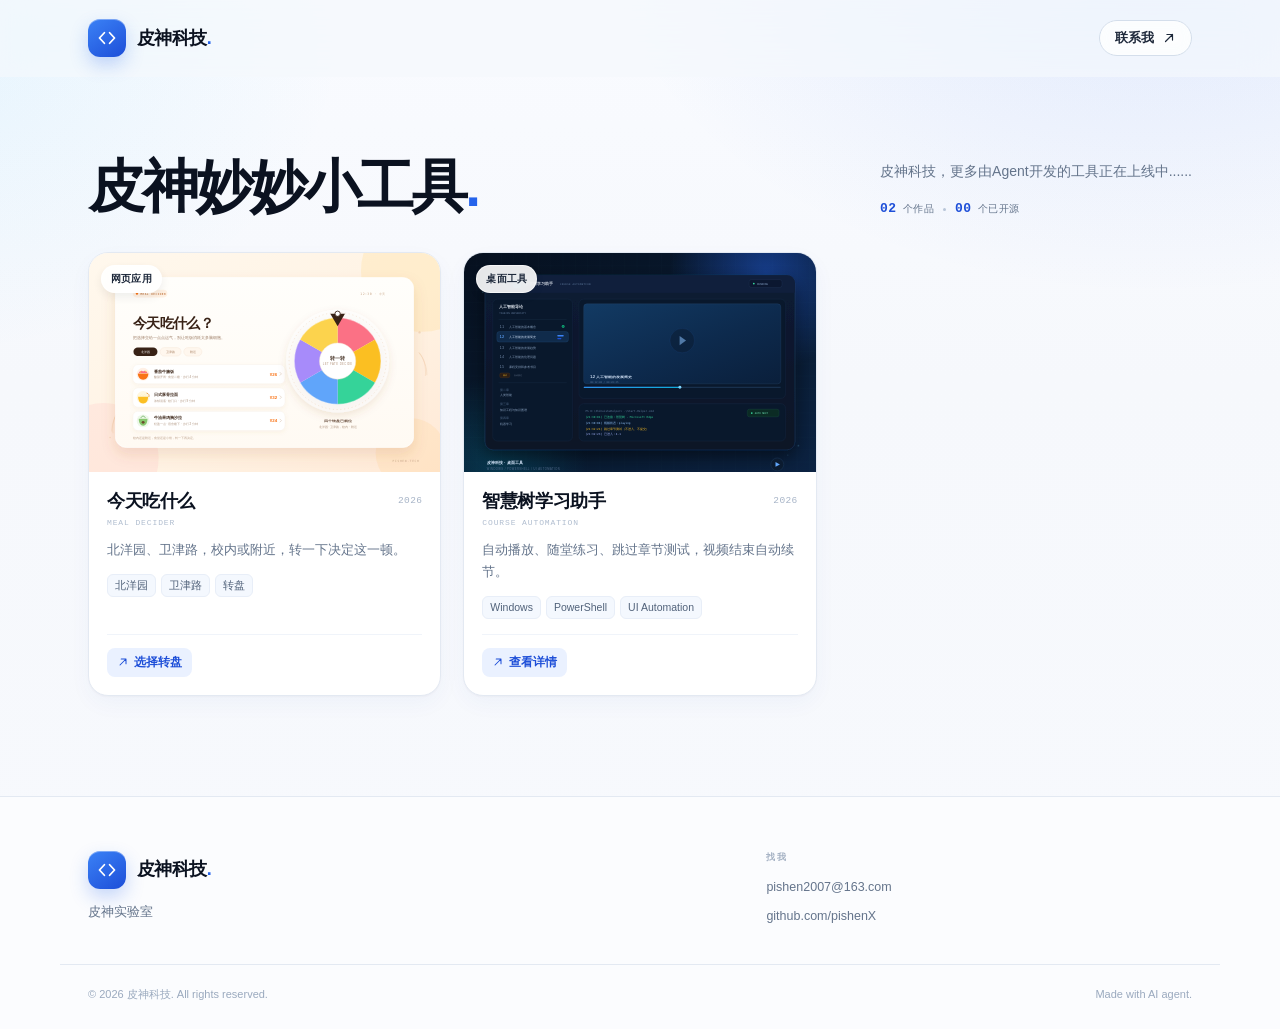
<file: index.html>
<!DOCTYPE html>
<html lang="zh-CN">
<head>
  <meta charset="UTF-8">
  <meta name="viewport" content="width=device-width, initial-scale=1.0">
  <meta name="description" content="皮神科技个人站，展示一些小软件和代码。">
  <meta name="author" content="皮神">
  <meta name="theme-color" content="#f6f8fc">
  <link rel="canonical" href="https://pishentech.cn/">
  <meta property="og:type" content="website">
  <meta property="og:site_name" content="皮神科技">
  <meta property="og:title" content="皮神科技">
  <meta property="og:description" content="皮神科技个人站，展示一些小软件和代码。">
  <meta property="og:url" content="https://pishentech.cn/">
  <title>皮神科技</title>

  <link rel="icon" type="image/svg+xml" href="assets/favicon.svg">
  <link rel="stylesheet" href="css/style.css">

  <script src="js/data.js" defer></script>
  <script src="js/site.js" defer></script>
</head>

<body data-page="works">
  <a class="skip-link" href="#main">跳到主要内容</a>

  <!-- ==================== 顶部导航 ==================== -->
  <header class="site-header" data-header>
    <div class="container header-inner">
      <a class="brand" href="#works" aria-label="皮神科技作品页">
        <span class="brand-mark" aria-hidden="true">
          <svg viewBox="0 0 32 32" fill="none">
            <path d="M12.5 9 6 16l6.5 7M19.5 9l6.5 7-6.5 7" stroke="currentColor" stroke-width="2.4" stroke-linecap="round" stroke-linejoin="round"/>
          </svg>
        </span>
        <span class="brand-text">皮神科技<span class="brand-dot">.</span></span>
      </a>

      <div class="header-actions">
        <a class="btn btn-ghost btn-sm header-contact" href="mailto:hello@pishentech.cn" data-email-link>
          联系我
          <svg class="icon" viewBox="0 0 20 20" fill="none" aria-hidden="true">
            <path d="M5 15 15 5M7 5h8v8" stroke="currentColor" stroke-width="1.7" stroke-linecap="round" stroke-linejoin="round"/>
          </svg>
        </a>
      </div>
    </div>
  </header>

  <main id="main">
    <!-- ==================== 作品 ==================== -->
    <section class="works works-page" id="works">
      <div class="container">
        <div class="section-head works-head">
          <div class="section-title-wrap">
            <h1 class="works-title">皮神妙妙小工具<span class="title-dot">.</span></h1>
          </div>

          <div class="works-head-side">
            <p class="section-desc">
              皮神科技，更多由Agent开发的工具正在上线中......
            </p>
            <div class="works-count">
              <span><strong data-stat="projects">02</strong> 个作品</span>
              <i aria-hidden="true"></i>
              <span><strong data-stat="opensource">00</strong> 个已开源</span>
            </div>
          </div>
        </div>

        <!-- 作品卡片由 JS 根据 data.js 自动生成 -->
        <div class="project-grid" data-projects></div>

        <div class="empty-state" data-empty hidden>
          <span class="empty-icon" aria-hidden="true">◌</span>
          <h2>这个分类还在装修</h2>
          <p>换个分类看看，或者过阵子再来。</p>
        </div>
      </div>
    </section>
  </main>

  <!-- ==================== 页脚 ==================== -->
  <footer class="site-footer">
    <div class="container footer-main">
      <div class="footer-brand">
        <a class="brand" href="#works" aria-label="皮神科技作品页">
          <span class="brand-mark" aria-hidden="true">
            <svg viewBox="0 0 32 32" fill="none">
              <path d="M12.5 9 6 16l6.5 7M19.5 9l6.5 7-6.5 7" stroke="currentColor" stroke-width="2.4" stroke-linecap="round" stroke-linejoin="round"/>
            </svg>
          </span>
          <span class="brand-text">皮神科技<span class="brand-dot">.</span></span>
        </a>
        <p data-copy="footerTagline">用代码做一些小而美的东西。</p>
      </div>

      <div class="footer-contact">
        <span class="footer-label">找我</span>
        <a href="mailto:hello@pishentech.cn" data-email-link data-email-text>hello@pishentech.cn</a>
        <a href="https://github.com/pishenX" target="_blank" rel="noopener noreferrer" data-github-link>github.com/pishenX</a>
      </div>
    </div>

    <div class="container footer-bottom">
      <p>© <span data-year>2026</span> <span data-copy="copyright">皮神科技</span>. All rights reserved.</p>
      <p class="footer-made">Made with AI agent.</p>
    </div>
  </footer>

  <!-- 操作提示（比如点到了还没填的链接），平时隐藏 -->
  <div class="toast" role="status" aria-live="polite" data-toast></div>
</body>
</html>
</file>
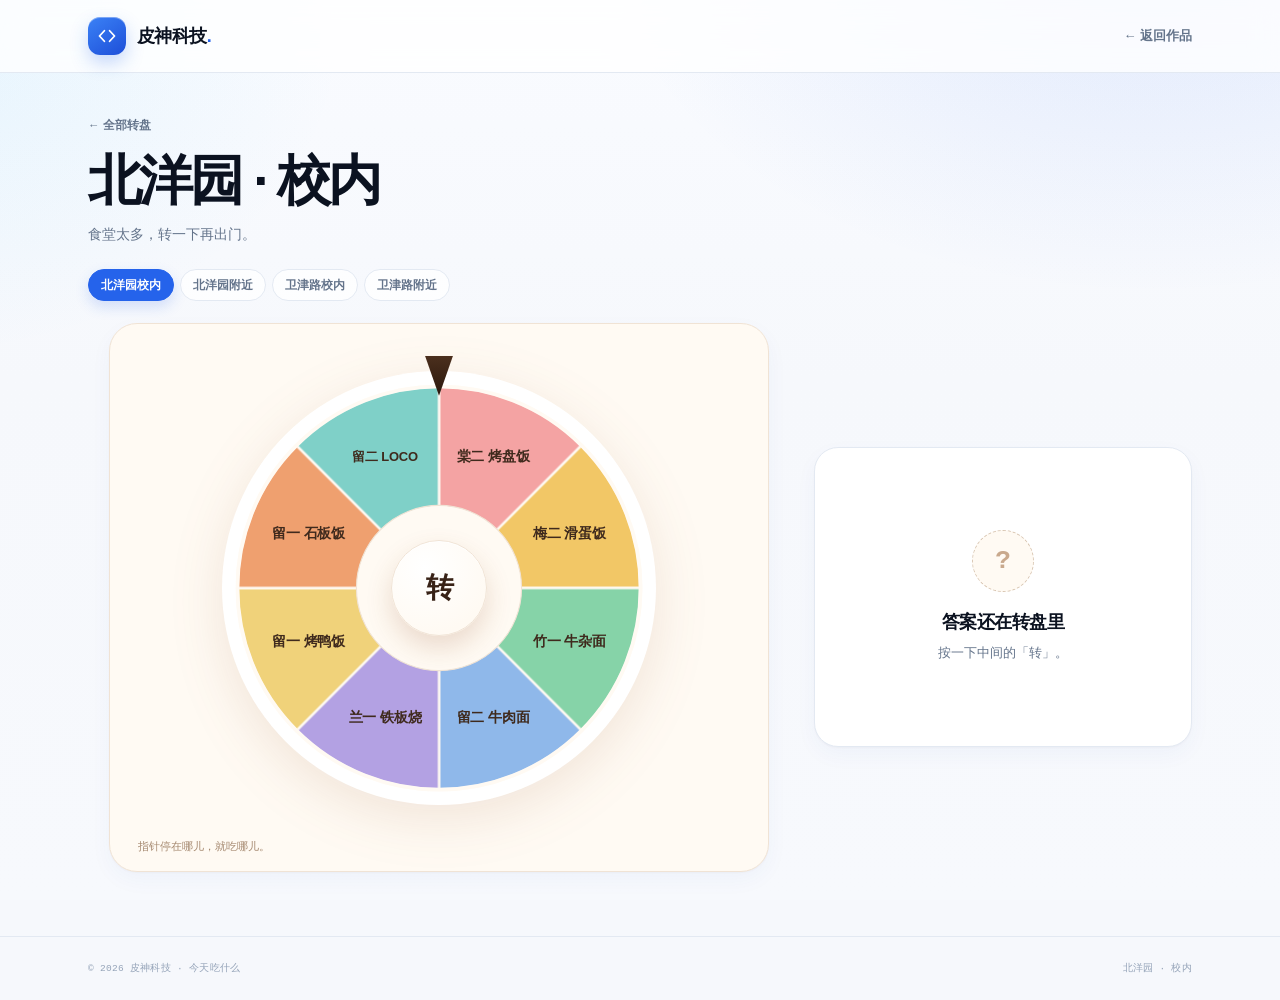
<file: beiyang-campus/index.html>
<!DOCTYPE html>
<html lang="zh-CN">
<head>
  <meta charset="UTF-8">
  <meta name="viewport" content="width=device-width, initial-scale=1.0">
  <meta name="description" content="北洋园校内转盘：食堂太多不知道吃什么？转一下，随机决定今天这一顿。">
  <meta name="author" content="皮神">
  <meta name="theme-color" content="#f6f8fc">
  <link rel="canonical" href="https://pishentech.cn/eat/beiyang-campus/">
  <meta property="og:type" content="website">
  <meta property="og:site_name" content="皮神科技">
  <meta property="og:title" content="北洋园校内转盘 · 今天吃什么">
  <meta property="og:description" content="食堂太多，转一下再出门。">
  <meta property="og:url" content="https://pishentech.cn/eat/beiyang-campus/">
  <title>北洋园校内转盘 · 今天吃什么</title>

  <link rel="icon" type="image/svg+xml" href="../../assets/favicon.svg">
  <link rel="stylesheet" href="../../css/style.css">
  <link rel="stylesheet" href="../eat.css">

  <script src="../data.js" defer></script>
  <script src="../eat.js" defer></script>
</head>

<body class="eat-page wheel-page" data-wheel="beiyang-campus">
  <a class="skip-link" href="#main">跳到主要内容</a>

  <header class="eat-header">
    <div class="container eat-header-inner">
      <a class="brand" href="../../index.html#works" aria-label="返回皮神科技作品页">
        <span class="brand-mark" aria-hidden="true">
          <svg viewBox="0 0 32 32" fill="none">
            <path d="M12.5 9 6 16l6.5 7M19.5 9l6.5 7-6.5 7" stroke="currentColor" stroke-width="2.4" stroke-linecap="round" stroke-linejoin="round"/>
          </svg>
        </span>
        <span class="brand-text">皮神科技<span class="brand-dot">.</span></span>
      </a>
      <a class="eat-back" href="../../index.html#works">← 返回作品</a>
    </div>
  </header>

  <main id="main">
    <section class="wheel-hero">
      <div class="container">
        <a class="wheel-crumb" href="../">← 全部转盘</a>
        <h1 class="wheel-title">北洋园 · 校内</h1>
        <p class="wheel-lead">食堂太多，转一下再出门。</p>
        <nav class="wheel-nav" aria-label="切换转盘">
          <a href="../beiyang-campus/" aria-current="page">北洋园校内</a>
          <a href="../beiyang-nearby/">北洋园附近</a>
          <a href="../weijin-campus/">卫津路校内</a>
          <a href="../weijin-nearby/">卫津路附近</a>
        </nav>
      </div>
    </section>

    <section class="container wheel-app" aria-label="今天吃什么转盘">
      <div class="wheel-card">
        <div class="wheel-stage" data-wheel-stage>
          <svg class="wheel" viewBox="0 0 500 500" role="img" aria-label="今天吃什么的转盘"></svg>
          <span class="wheel-pointer" aria-hidden="true"></span>
          <button class="wheel-hub" type="button" data-spin aria-label="转动转盘">
            <span class="wheel-hub-text">转</span>
          </button>
        </div>
        <div class="wheel-foot">
          <span class="wheel-hint" data-hint>指针停在哪儿，就吃哪儿。</span>
          <button class="wheel-shuffle" type="button" data-shuffle hidden>换一批</button>
        </div>
      </div>

      <article class="answer-card" data-result aria-live="polite">
        <div class="answer-empty">
          <span class="answer-mark" aria-hidden="true">?</span>
          <h2>答案还在转盘里</h2>
          <p>按一下中间的「转」。</p>
        </div>
      </article>
    </section>
  </main>

  <footer class="eat-footer">
    <div class="container eat-footer-inner">
      <span>© 2026 皮神科技 · 今天吃什么</span>
      <span>北洋园 · 校内</span>
    </div>
  </footer>

  <div class="toast" role="status" aria-live="polite" data-toast></div>
</body>
</html>
</file>
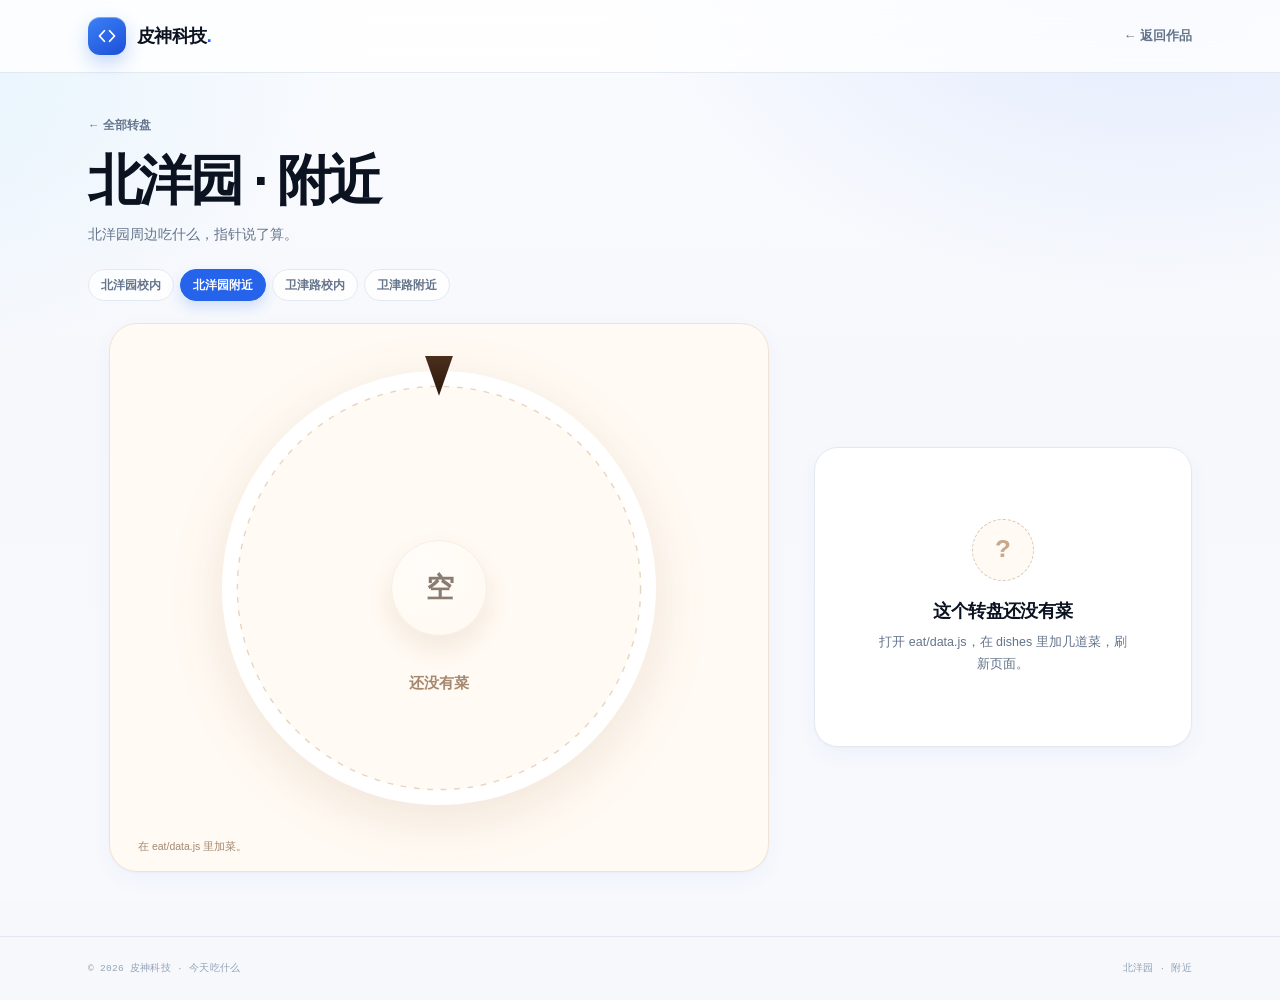
<file: beiyang-nearby/index.html>
<!DOCTYPE html>
<html lang="zh-CN">
<head>
  <meta charset="UTF-8">
  <meta name="viewport" content="width=device-width, initial-scale=1.0">
  <meta name="description" content="北洋园附近转盘：北洋园周边吃什么？转一下，随机决定今天这一顿。">
  <meta name="author" content="皮神">
  <meta name="theme-color" content="#f6f8fc">
  <link rel="canonical" href="https://pishentech.cn/eat/beiyang-nearby/">
  <meta property="og:type" content="website">
  <meta property="og:site_name" content="皮神科技">
  <meta property="og:title" content="北洋园附近转盘 · 今天吃什么">
  <meta property="og:description" content="北洋园周边吃什么，指针说了算。">
  <meta property="og:url" content="https://pishentech.cn/eat/beiyang-nearby/">
  <title>北洋园附近转盘 · 今天吃什么</title>

  <link rel="icon" type="image/svg+xml" href="../../assets/favicon.svg">
  <link rel="stylesheet" href="../../css/style.css">
  <link rel="stylesheet" href="../eat.css">

  <script src="../data.js" defer></script>
  <script src="../eat.js" defer></script>
</head>

<body class="eat-page wheel-page" data-wheel="beiyang-nearby">
  <a class="skip-link" href="#main">跳到主要内容</a>

  <header class="eat-header">
    <div class="container eat-header-inner">
      <a class="brand" href="../../index.html#works" aria-label="返回皮神科技作品页">
        <span class="brand-mark" aria-hidden="true">
          <svg viewBox="0 0 32 32" fill="none">
            <path d="M12.5 9 6 16l6.5 7M19.5 9l6.5 7-6.5 7" stroke="currentColor" stroke-width="2.4" stroke-linecap="round" stroke-linejoin="round"/>
          </svg>
        </span>
        <span class="brand-text">皮神科技<span class="brand-dot">.</span></span>
      </a>
      <a class="eat-back" href="../../index.html#works">← 返回作品</a>
    </div>
  </header>

  <main id="main">
    <section class="wheel-hero">
      <div class="container">
        <a class="wheel-crumb" href="../">← 全部转盘</a>
        <h1 class="wheel-title">北洋园 · 附近</h1>
        <p class="wheel-lead">北洋园周边吃什么，指针说了算。</p>
        <nav class="wheel-nav" aria-label="切换转盘">
          <a href="../beiyang-campus/">北洋园校内</a>
          <a href="../beiyang-nearby/" aria-current="page">北洋园附近</a>
          <a href="../weijin-campus/">卫津路校内</a>
          <a href="../weijin-nearby/">卫津路附近</a>
        </nav>
      </div>
    </section>

    <section class="container wheel-app" aria-label="今天吃什么转盘">
      <div class="wheel-card">
        <div class="wheel-stage" data-wheel-stage>
          <svg class="wheel" viewBox="0 0 500 500" role="img" aria-label="今天吃什么的转盘"></svg>
          <span class="wheel-pointer" aria-hidden="true"></span>
          <button class="wheel-hub" type="button" data-spin aria-label="转动转盘">
            <span class="wheel-hub-text">转</span>
          </button>
        </div>
        <div class="wheel-foot">
          <span class="wheel-hint" data-hint>指针停在哪儿，就吃哪儿。</span>
          <button class="wheel-shuffle" type="button" data-shuffle hidden>换一批</button>
        </div>
      </div>

      <article class="answer-card" data-result aria-live="polite">
        <div class="answer-empty">
          <span class="answer-mark" aria-hidden="true">?</span>
          <h2>答案还在转盘里</h2>
          <p>按一下中间的「转」。</p>
        </div>
      </article>
    </section>
  </main>

  <footer class="eat-footer">
    <div class="container eat-footer-inner">
      <span>© 2026 皮神科技 · 今天吃什么</span>
      <span>北洋园 · 附近</span>
    </div>
  </footer>

  <div class="toast" role="status" aria-live="polite" data-toast></div>
</body>
</html>
</file>
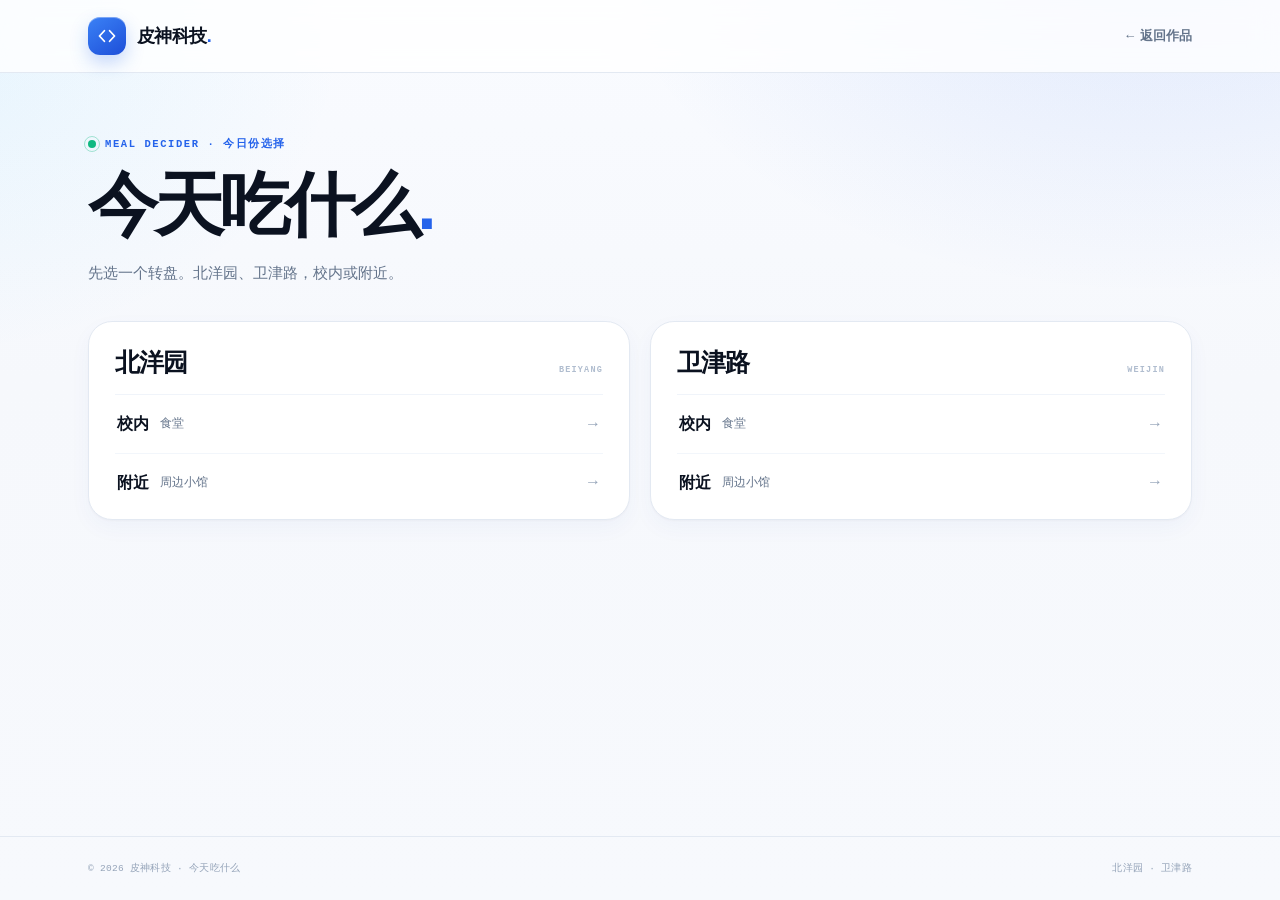
<file: eat/index.html>
<!DOCTYPE html>
<html lang="zh-CN">
<head>
  <meta charset="UTF-8">
  <meta name="viewport" content="width=device-width, initial-scale=1.0">
  <meta name="description" content="今天吃什么：北洋园、卫津路，校内或附近，选一个转盘决定这一顿。">
  <meta name="author" content="皮神">
  <meta name="theme-color" content="#f6f8fc">
  <link rel="canonical" href="https://pishentech.cn/eat/">
  <meta property="og:type" content="website">
  <meta property="og:site_name" content="皮神科技">
  <meta property="og:title" content="今天吃什么 · 皮神科技">
  <meta property="og:description" content="北洋园、卫津路，校内或附近，选一个转盘决定这一顿。">
  <meta property="og:url" content="https://pishentech.cn/eat/">
  <title>今天吃什么 · 皮神科技</title>

  <link rel="icon" type="image/svg+xml" href="../assets/favicon.svg">
  <link rel="stylesheet" href="../css/style.css">
  <link rel="stylesheet" href="eat.css">
</head>

<body class="eat-page">
  <a class="skip-link" href="#main">跳到主要内容</a>

  <header class="eat-header">
    <div class="container eat-header-inner">
      <a class="brand" href="../index.html#works" aria-label="返回皮神科技作品页">
        <span class="brand-mark" aria-hidden="true">
          <svg viewBox="0 0 32 32" fill="none">
            <path d="M12.5 9 6 16l6.5 7M19.5 9l6.5 7-6.5 7" stroke="currentColor" stroke-width="2.4" stroke-linecap="round" stroke-linejoin="round"/>
          </svg>
        </span>
        <span class="brand-text">皮神科技<span class="brand-dot">.</span></span>
      </a>
      <a class="eat-back" href="../index.html#works">← 返回作品</a>
    </div>
  </header>

  <main id="main">
    <section class="hub-hero">
      <div class="container">
        <p class="hub-kicker">
          <span class="pulse-dot" aria-hidden="true"></span>
          MEAL DECIDER · 今日份选择
        </p>
        <h1 class="hub-title">今天吃什么<span class="title-dot">.</span></h1>
        <p class="hub-lead">先选一个转盘。北洋园、卫津路，校内或附近。</p>
      </div>
    </section>

    <section class="container hub-grid" aria-label="选择转盘">
      <section class="campus-card">
        <div class="campus-head">
          <h2>北洋园</h2>
          <span>BEIYANG</span>
        </div>
        <div class="campus-links">
          <a class="campus-link" href="beiyang-campus/">
            <span class="campus-link-main">校内</span>
            <span class="campus-link-sub">食堂</span>
            <span class="campus-link-arrow" aria-hidden="true">→</span>
          </a>
          <a class="campus-link" href="beiyang-nearby/">
            <span class="campus-link-main">附近</span>
            <span class="campus-link-sub">周边小馆</span>
            <span class="campus-link-arrow" aria-hidden="true">→</span>
          </a>
        </div>
      </section>

      <section class="campus-card">
        <div class="campus-head">
          <h2>卫津路</h2>
          <span>WEIJIN</span>
        </div>
        <div class="campus-links">
          <a class="campus-link" href="weijin-campus/">
            <span class="campus-link-main">校内</span>
            <span class="campus-link-sub">食堂</span>
            <span class="campus-link-arrow" aria-hidden="true">→</span>
          </a>
          <a class="campus-link" href="weijin-nearby/">
            <span class="campus-link-main">附近</span>
            <span class="campus-link-sub">周边小馆</span>
            <span class="campus-link-arrow" aria-hidden="true">→</span>
          </a>
        </div>
      </section>
    </section>
  </main>

  <footer class="eat-footer">
    <div class="container eat-footer-inner">
      <span>© 2026 皮神科技 · 今天吃什么</span>
      <span>北洋园 · 卫津路</span>
    </div>
  </footer>
</body>
</html>
</file>
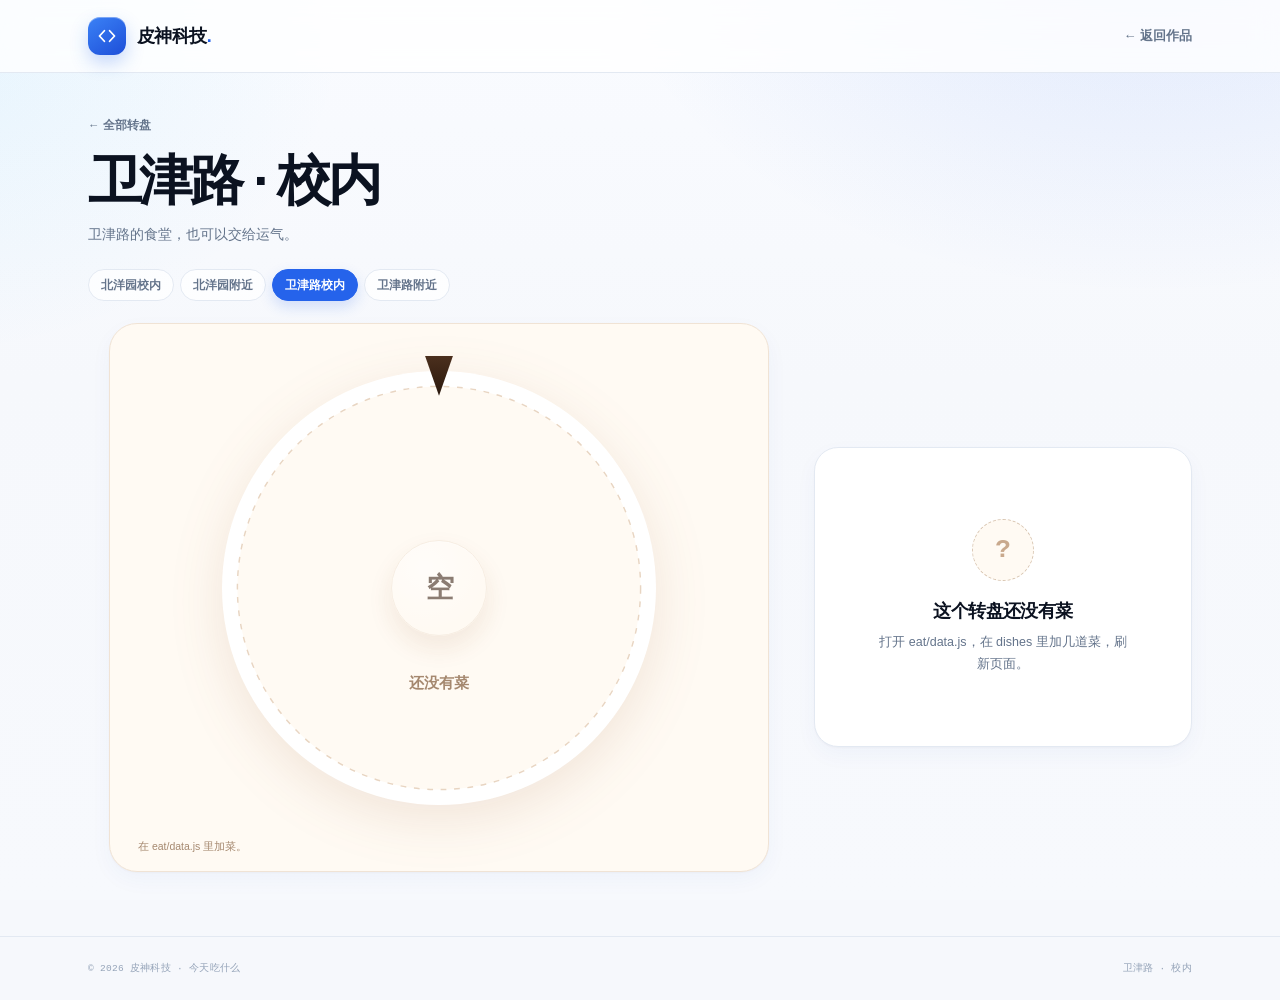
<file: weijin-campus/index.html>
<!DOCTYPE html>
<html lang="zh-CN">
<head>
  <meta charset="UTF-8">
  <meta name="viewport" content="width=device-width, initial-scale=1.0">
  <meta name="description" content="卫津路校内转盘：卫津路食堂不知道吃什么？转一下，随机决定今天这一顿。">
  <meta name="author" content="皮神">
  <meta name="theme-color" content="#f6f8fc">
  <link rel="canonical" href="https://pishentech.cn/eat/weijin-campus/">
  <meta property="og:type" content="website">
  <meta property="og:site_name" content="皮神科技">
  <meta property="og:title" content="卫津路校内转盘 · 今天吃什么">
  <meta property="og:description" content="卫津路的食堂，也可以交给运气。">
  <meta property="og:url" content="https://pishentech.cn/eat/weijin-campus/">
  <title>卫津路校内转盘 · 今天吃什么</title>

  <link rel="icon" type="image/svg+xml" href="../../assets/favicon.svg">
  <link rel="stylesheet" href="../../css/style.css">
  <link rel="stylesheet" href="../eat.css">

  <script src="../data.js" defer></script>
  <script src="../eat.js" defer></script>
</head>

<body class="eat-page wheel-page" data-wheel="weijin-campus">
  <a class="skip-link" href="#main">跳到主要内容</a>

  <header class="eat-header">
    <div class="container eat-header-inner">
      <a class="brand" href="../../index.html#works" aria-label="返回皮神科技作品页">
        <span class="brand-mark" aria-hidden="true">
          <svg viewBox="0 0 32 32" fill="none">
            <path d="M12.5 9 6 16l6.5 7M19.5 9l6.5 7-6.5 7" stroke="currentColor" stroke-width="2.4" stroke-linecap="round" stroke-linejoin="round"/>
          </svg>
        </span>
        <span class="brand-text">皮神科技<span class="brand-dot">.</span></span>
      </a>
      <a class="eat-back" href="../../index.html#works">← 返回作品</a>
    </div>
  </header>

  <main id="main">
    <section class="wheel-hero">
      <div class="container">
        <a class="wheel-crumb" href="../">← 全部转盘</a>
        <h1 class="wheel-title">卫津路 · 校内</h1>
        <p class="wheel-lead">卫津路的食堂，也可以交给运气。</p>
        <nav class="wheel-nav" aria-label="切换转盘">
          <a href="../beiyang-campus/">北洋园校内</a>
          <a href="../beiyang-nearby/">北洋园附近</a>
          <a href="../weijin-campus/" aria-current="page">卫津路校内</a>
          <a href="../weijin-nearby/">卫津路附近</a>
        </nav>
      </div>
    </section>

    <section class="container wheel-app" aria-label="今天吃什么转盘">
      <div class="wheel-card">
        <div class="wheel-stage" data-wheel-stage>
          <svg class="wheel" viewBox="0 0 500 500" role="img" aria-label="今天吃什么的转盘"></svg>
          <span class="wheel-pointer" aria-hidden="true"></span>
          <button class="wheel-hub" type="button" data-spin aria-label="转动转盘">
            <span class="wheel-hub-text">转</span>
          </button>
        </div>
        <div class="wheel-foot">
          <span class="wheel-hint" data-hint>指针停在哪儿，就吃哪儿。</span>
          <button class="wheel-shuffle" type="button" data-shuffle hidden>换一批</button>
        </div>
      </div>

      <article class="answer-card" data-result aria-live="polite">
        <div class="answer-empty">
          <span class="answer-mark" aria-hidden="true">?</span>
          <h2>答案还在转盘里</h2>
          <p>按一下中间的「转」。</p>
        </div>
      </article>
    </section>
  </main>

  <footer class="eat-footer">
    <div class="container eat-footer-inner">
      <span>© 2026 皮神科技 · 今天吃什么</span>
      <span>卫津路 · 校内</span>
    </div>
  </footer>

  <div class="toast" role="status" aria-live="polite" data-toast></div>
</body>
</html>
</file>
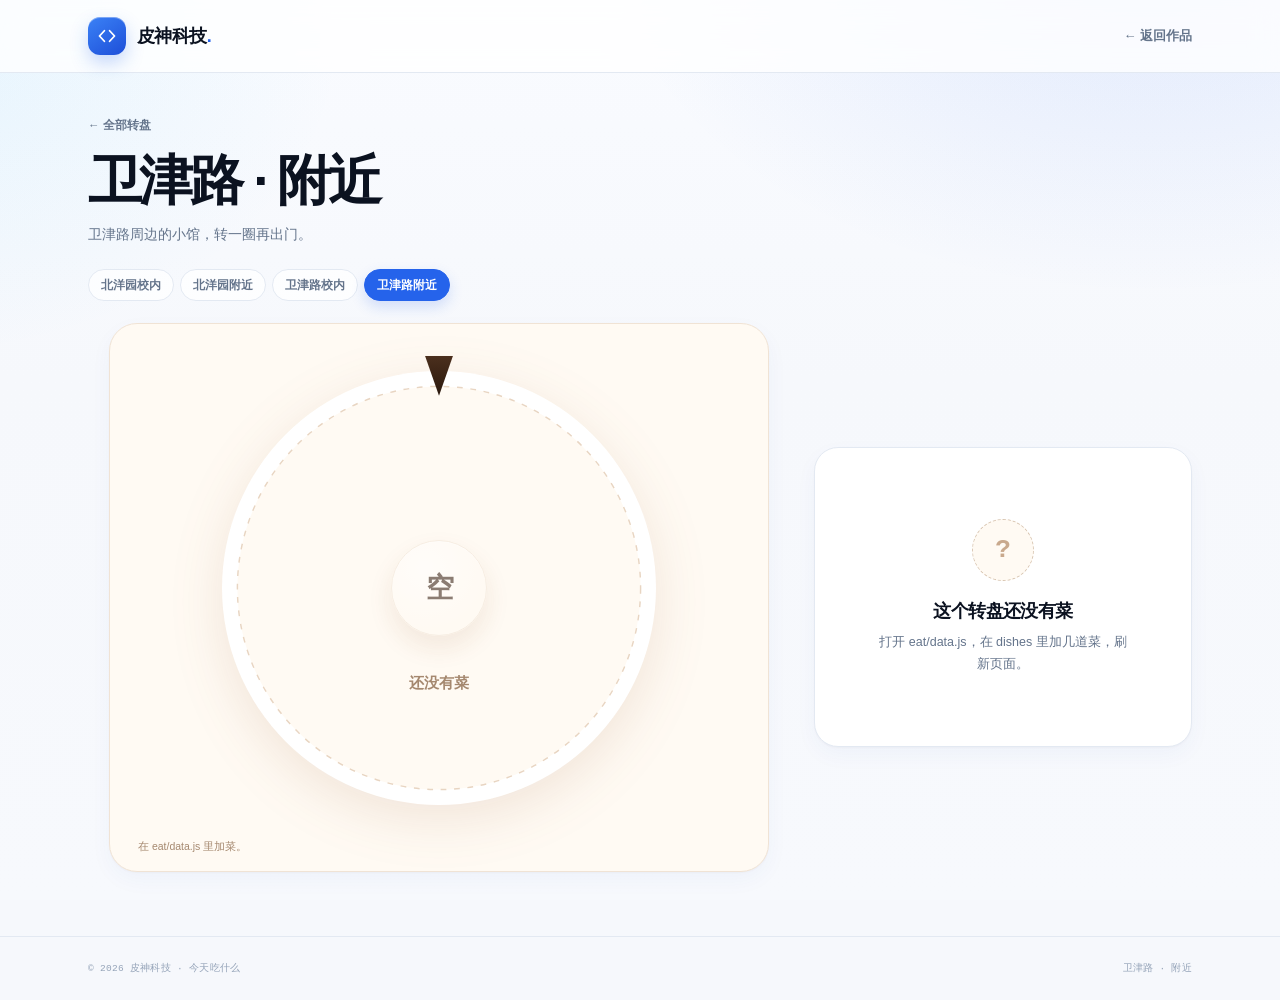
<file: weijin-nearby/index.html>
<!DOCTYPE html>
<html lang="zh-CN">
<head>
  <meta charset="UTF-8">
  <meta name="viewport" content="width=device-width, initial-scale=1.0">
  <meta name="description" content="卫津路附近转盘：卫津路周边小馆吃什么？转一下，随机决定今天这一顿。">
  <meta name="author" content="皮神">
  <meta name="theme-color" content="#f6f8fc">
  <link rel="canonical" href="https://pishentech.cn/eat/weijin-nearby/">
  <meta property="og:type" content="website">
  <meta property="og:site_name" content="皮神科技">
  <meta property="og:title" content="卫津路附近转盘 · 今天吃什么">
  <meta property="og:description" content="卫津路周边的小馆，转一圈再出门。">
  <meta property="og:url" content="https://pishentech.cn/eat/weijin-nearby/">
  <title>卫津路附近转盘 · 今天吃什么</title>

  <link rel="icon" type="image/svg+xml" href="../../assets/favicon.svg">
  <link rel="stylesheet" href="../../css/style.css">
  <link rel="stylesheet" href="../eat.css">

  <script src="../data.js" defer></script>
  <script src="../eat.js" defer></script>
</head>

<body class="eat-page wheel-page" data-wheel="weijin-nearby">
  <a class="skip-link" href="#main">跳到主要内容</a>

  <header class="eat-header">
    <div class="container eat-header-inner">
      <a class="brand" href="../../index.html#works" aria-label="返回皮神科技作品页">
        <span class="brand-mark" aria-hidden="true">
          <svg viewBox="0 0 32 32" fill="none">
            <path d="M12.5 9 6 16l6.5 7M19.5 9l6.5 7-6.5 7" stroke="currentColor" stroke-width="2.4" stroke-linecap="round" stroke-linejoin="round"/>
          </svg>
        </span>
        <span class="brand-text">皮神科技<span class="brand-dot">.</span></span>
      </a>
      <a class="eat-back" href="../../index.html#works">← 返回作品</a>
    </div>
  </header>

  <main id="main">
    <section class="wheel-hero">
      <div class="container">
        <a class="wheel-crumb" href="../">← 全部转盘</a>
        <h1 class="wheel-title">卫津路 · 附近</h1>
        <p class="wheel-lead">卫津路周边的小馆，转一圈再出门。</p>
        <nav class="wheel-nav" aria-label="切换转盘">
          <a href="../beiyang-campus/">北洋园校内</a>
          <a href="../beiyang-nearby/">北洋园附近</a>
          <a href="../weijin-campus/">卫津路校内</a>
          <a href="../weijin-nearby/" aria-current="page">卫津路附近</a>
        </nav>
      </div>
    </section>

    <section class="container wheel-app" aria-label="今天吃什么转盘">
      <div class="wheel-card">
        <div class="wheel-stage" data-wheel-stage>
          <svg class="wheel" viewBox="0 0 500 500" role="img" aria-label="今天吃什么的转盘"></svg>
          <span class="wheel-pointer" aria-hidden="true"></span>
          <button class="wheel-hub" type="button" data-spin aria-label="转动转盘">
            <span class="wheel-hub-text">转</span>
          </button>
        </div>
        <div class="wheel-foot">
          <span class="wheel-hint" data-hint>指针停在哪儿，就吃哪儿。</span>
          <button class="wheel-shuffle" type="button" data-shuffle hidden>换一批</button>
        </div>
      </div>

      <article class="answer-card" data-result aria-live="polite">
        <div class="answer-empty">
          <span class="answer-mark" aria-hidden="true">?</span>
          <h2>答案还在转盘里</h2>
          <p>按一下中间的「转」。</p>
        </div>
      </article>
    </section>
  </main>

  <footer class="eat-footer">
    <div class="container eat-footer-inner">
      <span>© 2026 皮神科技 · 今天吃什么</span>
      <span>卫津路 · 附近</span>
    </div>
  </footer>

  <div class="toast" role="status" aria-live="polite" data-toast></div>
</body>
</html>
</file>
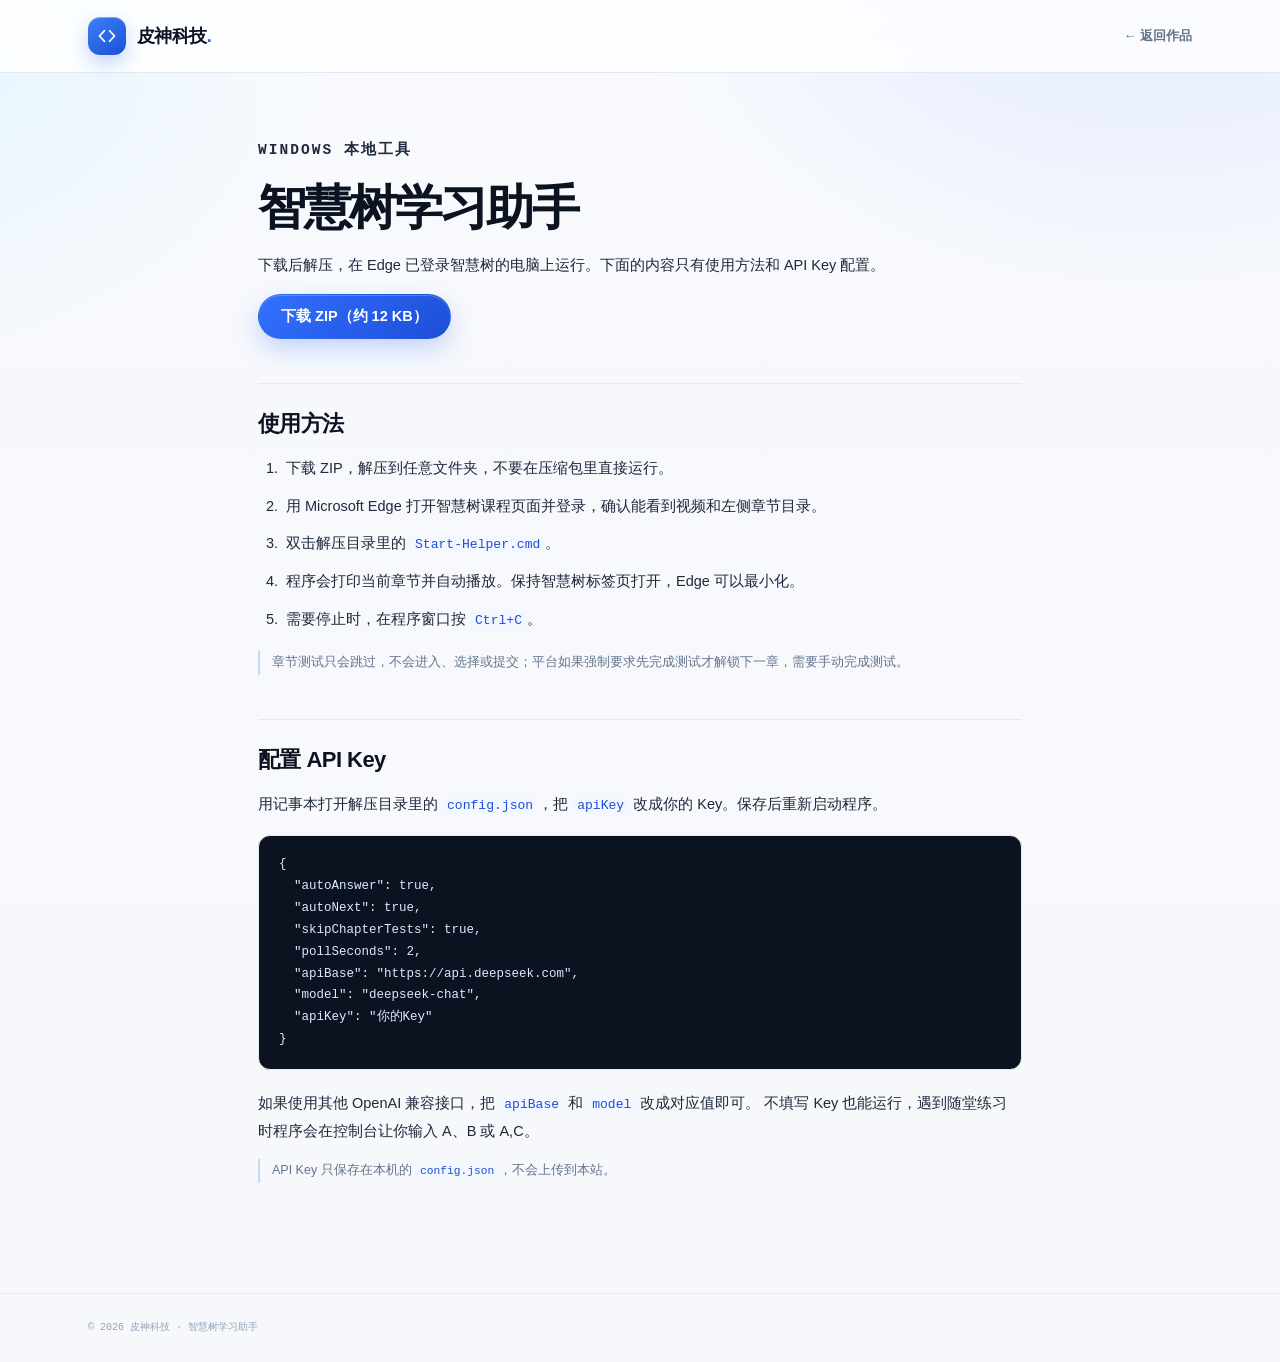
<file: zhihuishu/index.html>
<!DOCTYPE html>
<html lang="zh-CN">
<head>
  <meta charset="UTF-8">
  <meta name="viewport" content="width=device-width, initial-scale=1.0">
  <meta name="description" content="智慧树学习助手的使用方法和 API Key 配置说明。">
  <meta name="author" content="皮神">
  <meta name="theme-color" content="#f6f8fc">
  <link rel="canonical" href="https://pishentech.cn/zhihuishu/">
  <title>使用说明 · 智慧树学习助手</title>

  <link rel="icon" type="image/svg+xml" href="../assets/favicon.svg">
  <link rel="stylesheet" href="../css/style.css">

  <style>
    .doc-page {
      min-height: 100vh;
      background: var(--bg);
    }

    .doc-header {
      border-bottom: 1px solid var(--line);
      background: rgba(255, 255, 255, .78);
      backdrop-filter: blur(14px);
    }

    .doc-header-inner {
      display: flex;
      align-items: center;
      justify-content: space-between;
      gap: 24px;
      min-height: 72px;
    }

    .doc-back {
      color: var(--muted);
      font-size: 13px;
      font-weight: 600;
      text-decoration: none;
      transition: color .2s ease;
    }

    .doc-back:hover {
      color: var(--blue-dark);
    }

    .doc-main {
      width: 100%;
      max-width: 820px;
      margin: 0 auto;
      padding: 64px 28px 96px;
    }

    .doc-kicker {
      margin: 0 0 14px;
      color: var(--blue);
      font-family: var(--font-mono);
      font-size: 10px;
      font-weight: 700;
      letter-spacing: .14em;
    }

    .doc-main h1 {
      margin: 0 0 16px;
      color: var(--ink);
      font-size: clamp(2rem, 4.5vw, 3rem);
      font-weight: 800;
      letter-spacing: -.05em;
      line-height: 1.2;
    }

    .doc-lead {
      max-width: 680px;
      margin: 0 0 24px;
      color: var(--muted);
      font-size: 16px;
      line-height: 1.9;
    }

    .doc-download {
      margin: 0 0 48px;
    }

    .doc-main h2 {
      margin: 44px 0 14px;
      padding-top: 22px;
      border-top: 1px solid var(--line);
      color: var(--ink);
      font-size: 22px;
      font-weight: 750;
      letter-spacing: -.025em;
    }

    .doc-main p,
    .doc-main li {
      color: var(--ink-2);
      font-size: 14.5px;
      line-height: 1.9;
    }

    .doc-main p {
      margin: 0 0 14px;
    }

    .doc-main ol {
      margin: 0 0 18px;
      padding-left: 24px;
    }

    .doc-main li {
      margin-bottom: 10px;
      padding-left: 4px;
    }

    .doc-main code {
      padding: 1px 5px;
      border-radius: 4px;
      background: var(--blue-pale);
      color: var(--blue-dark);
      font-family: var(--font-mono);
      font-size: .9em;
    }

    .doc-main pre {
      overflow-x: auto;
      margin: 16px 0 20px;
      padding: 18px 20px;
      border: 1px solid var(--line);
      border-radius: 12px;
      background: #0b1220;
      color: #dbeafe;
      font-family: var(--font-mono);
      font-size: 12.5px;
      line-height: 1.75;
    }

    .doc-main pre code {
      padding: 0;
      background: transparent;
      color: inherit;
      font-size: inherit;
    }

    .doc-note {
      margin: 18px 0 0;
      padding-left: 12px;
      border-left: 2px solid #c7d9f7;
      color: var(--muted) !important;
      font-size: 12.5px !important;
    }

    .doc-footer {
      border-top: 1px solid var(--line);
      padding: 26px 0;
      color: var(--muted-2);
      font-family: var(--font-mono);
      font-size: 10px;
    }

    @media (max-width: 640px) {
      .doc-main {
        padding-top: 42px;
        padding-bottom: 68px;
      }

      .doc-header-inner {
        min-height: 64px;
      }

      .doc-main h2 {
        margin-top: 36px;
      }
    }
  </style>
</head>

<body class="doc-page">
  <header class="doc-header">
    <div class="container doc-header-inner">
      <a class="brand" href="../index.html#works" aria-label="返回皮神科技作品页">
        <span class="brand-mark" aria-hidden="true">
          <svg viewBox="0 0 32 32" fill="none">
            <path d="M12.5 9 6 16l6.5 7M19.5 9l6.5 7-6.5 7" stroke="currentColor" stroke-width="2.4" stroke-linecap="round" stroke-linejoin="round"/>
          </svg>
        </span>
        <span class="brand-text">皮神科技<span class="brand-dot">.</span></span>
      </a>
      <a class="doc-back" href="../index.html#works">← 返回作品</a>
    </div>
  </header>

  <main class="doc-main">
    <p class="doc-kicker">WINDOWS 本地工具</p>
    <h1>智慧树学习助手</h1>
    <p class="doc-lead">
      下载后解压，在 Edge 已登录智慧树的电脑上运行。下面的内容只有使用方法和 API Key 配置。
    </p>

    <p class="doc-download">
      <a class="btn btn-primary" href="../assets/downloads/zhihuishu-helper.zip" download>下载 ZIP（约 12 KB）</a>
    </p>

    <h2>使用方法</h2>
    <ol>
      <li>下载 ZIP，解压到任意文件夹，不要在压缩包里直接运行。</li>
      <li>用 Microsoft Edge 打开智慧树课程页面并登录，确认能看到视频和左侧章节目录。</li>
      <li>双击解压目录里的 <code>Start-Helper.cmd</code>。</li>
      <li>程序会打印当前章节并自动播放。保持智慧树标签页打开，Edge 可以最小化。</li>
      <li>需要停止时，在程序窗口按 <code>Ctrl+C</code>。</li>
    </ol>
    <p class="doc-note">
      章节测试只会跳过，不会进入、选择或提交；平台如果强制要求先完成测试才解锁下一章，需要手动完成测试。
    </p>

    <h2>配置 API Key</h2>
    <p>
      用记事本打开解压目录里的 <code>config.json</code>，把 <code>apiKey</code> 改成你的 Key。保存后重新启动程序。
    </p>
    <pre><code>{
  "autoAnswer": true,
  "autoNext": true,
  "skipChapterTests": true,
  "pollSeconds": 2,
  "apiBase": "https://api.deepseek.com",
  "model": "deepseek-chat",
  "apiKey": "你的Key"
}</code></pre>
    <p>
      如果使用其他 OpenAI 兼容接口，把 <code>apiBase</code> 和 <code>model</code> 改成对应值即可。
      不填写 Key 也能运行，遇到随堂练习时程序会在控制台让你输入 A、B 或 A,C。
    </p>
    <p class="doc-note">
      API Key 只保存在本机的 <code>config.json</code>，不会上传到本站。
    </p>
  </main>

  <footer class="doc-footer">
    <div class="container">© 2026 皮神科技 · 智慧树学习助手</div>
  </footer>
</body>
</html>
</file>
<file: css/style.css>
/* ==========================================================================
   style.css —— 整站样式
   --------------------------------------------------------------------------
   想换主色？改下面 :root 里的 --blue、--blue-dark 和 --blue-soft 即可。
   想换圆角？改 --radius。
   其他样式按「导航 → 首屏 → 作品 → 关于页 → 页脚 → 手机适配」排列。
   ========================================================================== */

/* ==================== 1. 全局变量与基础 ==================== */
:root {
  /* 颜色 */
  --bg: #f6f8fc;
  --bg-soft: #eef3fb;
  --surface: #ffffff;
  --surface-muted: #f8fafd;
  --ink: #0b1220;
  --ink-2: #1e293b;
  --muted: #64748b;
  --muted-2: #94a3b8;
  --line: #e3e9f2;
  --line-strong: #d4deeb;
  --blue: #2563eb;
  --blue-dark: #1d4ed8;
  --blue-ink: #1e40af;
  --blue-soft: #eaf1ff;
  --blue-pale: #f3f7ff;
  --green: #10b981;
  --amber: #f59e0b;
  --coral: #fb7185;

  /* 圆角与阴影 */
  --radius-sm: 10px;
  --radius: 20px;
  --radius-lg: 28px;
  --shadow-sm: 0 1px 2px rgba(15, 23, 42, .03), 0 8px 22px rgba(30, 64, 175, .04);
  --shadow-md: 0 18px 40px rgba(15, 23, 42, .08), 0 3px 8px rgba(15, 23, 42, .03);
  --shadow-blue: 0 14px 30px rgba(37, 99, 235, .22);

  /* 布局与字体 */
  --container: 1160px;
  --header-h: 76px;
  --ease: cubic-bezier(.22, 1, .36, 1);
  --font-sans: "Inter", -apple-system, BlinkMacSystemFont, "Segoe UI", "PingFang SC", "Hiragino Sans GB", "Microsoft YaHei", sans-serif;
  --font-mono: "JetBrains Mono", "SFMono-Regular", Consolas, "Liberation Mono", Menlo, monospace;
}

*,
*::before,
*::after {
  box-sizing: border-box;
}

html {
  scroll-behavior: smooth;
  scroll-padding-top: calc(var(--header-h) + 24px);
}

body {
  margin: 0;
  overflow-x: clip;
  background: var(--bg);
  color: var(--ink);
  font-family: var(--font-sans);
  font-size: 16px;
  line-height: 1.6;
  -webkit-font-smoothing: antialiased;
  text-rendering: optimizeLegibility;
}

/* 页面顶部很淡的蓝色光晕，让浅色背景不显得死板 */
body::before {
  position: fixed;
  inset: 0;
  z-index: -1;
  pointer-events: none;
  content: "";
  background:
    radial-gradient(900px 620px at 90% -10%, rgba(37, 99, 235, .13), transparent 62%),
    radial-gradient(720px 520px at -8% 4%, rgba(56, 189, 248, .10), transparent 62%),
    linear-gradient(180deg, #f9fbff 0%, var(--bg) 42%, #f7f9fd 100%);
}

::selection {
  background: rgba(37, 99, 235, .18);
  color: var(--blue-ink);
}

img,
svg {
  max-width: 100%;
}

img {
  height: auto;
}

a {
  color: inherit;
}

button,
input,
textarea,
select {
  font: inherit;
}

button {
  color: inherit;
}

[hidden] {
  display: none !important;
}

.icon {
  width: 18px;
  height: 18px;
  flex: none;
}

.container {
  width: 100%;
  max-width: var(--container);
  margin: 0 auto;
  padding: 0 28px;
}

.section {
  padding: 94px 0;
}

.sr-only {
  position: absolute;
  width: 1px;
  height: 1px;
  padding: 0;
  margin: -1px;
  overflow: hidden;
  clip: rect(0, 0, 0, 0);
  white-space: nowrap;
  border: 0;
}

/* 键盘 Tab 时的焦点圈，保证可访问性 */
:focus-visible {
  outline: 3px solid rgba(37, 99, 235, .38);
  outline-offset: 3px;
  border-radius: 4px;
}

/* 跳到正文（平时看不见，按 Tab 才出现） */
.skip-link {
  position: fixed;
  top: 12px;
  left: 12px;
  z-index: 300;
  padding: 10px 16px;
  border-radius: 10px;
  background: var(--ink);
  color: #fff;
  font-size: 13px;
  text-decoration: none;
  transform: translateY(-160%);
  transition: transform .2s ease;
}

.skip-link:focus {
  transform: translateY(0);
}

/* ==================== 2. 按钮与通用小元素 ==================== */
.btn {
  display: inline-flex;
  align-items: center;
  justify-content: center;
  gap: 8px;
  padding: 13px 22px;
  border: 1px solid transparent;
  border-radius: 999px;
  font-size: 14.5px;
  font-weight: 650;
  line-height: 1.2;
  text-decoration: none;
  white-space: nowrap;
  cursor: pointer;
  transition: transform .25s var(--ease), box-shadow .25s var(--ease), background .25s ease, border-color .25s ease, color .25s ease;
}

.btn .icon {
  width: 17px;
  height: 17px;
}

.btn:hover {
  transform: translateY(-2px);
}

.btn-primary {
  background: linear-gradient(135deg, #3270ff 0%, #1d4ed8 100%);
  color: #fff;
  box-shadow: 0 10px 24px rgba(37, 99, 235, .24), inset 0 1px 0 rgba(255, 255, 255, .22);
}

.btn-primary:hover {
  box-shadow: 0 15px 30px rgba(37, 99, 235, .30), inset 0 1px 0 rgba(255, 255, 255, .22);
}

.btn-ghost {
  border-color: var(--line-strong);
  background: rgba(255, 255, 255, .72);
  color: var(--ink-2);
  backdrop-filter: blur(8px);
}

.btn-ghost:hover {
  border-color: #b9c9e6;
  background: #fff;
  color: var(--blue-dark);
  box-shadow: 0 8px 20px rgba(15, 23, 42, .06);
}

.btn-white {
  background: #fff;
  color: var(--blue-dark);
  box-shadow: 0 12px 26px rgba(8, 22, 60, .20);
}

.btn-white:hover {
  box-shadow: 0 16px 32px rgba(8, 22, 60, .28);
}

.btn-outline-light {
  border-color: rgba(255, 255, 255, .30);
  background: rgba(255, 255, 255, .07);
  color: #fff;
}

.btn-outline-light:hover {
  border-color: rgba(255, 255, 255, .52);
  background: rgba(255, 255, 255, .14);
}

.btn-sm {
  padding: 9px 15px;
  font-size: 13px;
}

.eyebrow {
  display: flex;
  align-items: center;
  gap: 9px;
  margin: 0 0 16px;
  color: var(--blue);
  font-family: var(--font-mono);
  font-size: 11px;
  font-weight: 700;
  letter-spacing: .15em;
  line-height: 1.4;
  text-transform: uppercase;
}

.eyebrow-light {
  color: rgba(255, 255, 255, .62);
}

.pulse-dot {
  position: relative;
  display: inline-block;
  width: 8px;
  height: 8px;
  flex: none;
  border-radius: 50%;
  background: var(--green);
}

.pulse-dot::after {
  position: absolute;
  inset: -4px;
  border: 1px solid rgba(16, 185, 129, .35);
  border-radius: 50%;
  content: "";
  animation: pulse-ring 2.6s ease-out infinite;
}

@keyframes pulse-ring {
  0% { opacity: .9; transform: scale(.55); }
  70%, 100% { opacity: 0; transform: scale(1.35); }
}

/* 标题里的蓝色重点，带一条自制荧光笔下划线 */
.mark {
  position: relative;
  color: var(--blue-dark);
  white-space: nowrap;
  background: linear-gradient(180deg, transparent 70%, rgba(96, 165, 250, .26) 70%, rgba(96, 165, 250, .26) 96%, transparent 96%);
}

/* ==================== 3. 顶部导航 ==================== */
.site-header {
  position: sticky;
  top: 0;
  z-index: 100;
  border-bottom: 1px solid transparent;
  background: rgba(246, 248, 252, .70);
  transition: background .3s ease, border-color .3s ease, box-shadow .3s ease;
  backdrop-filter: saturate(180%) blur(18px);
  -webkit-backdrop-filter: saturate(180%) blur(18px);
}

.site-header.is-scrolled {
  border-bottom-color: rgba(227, 233, 242, .92);
  background: rgba(255, 255, 255, .86);
  box-shadow: 0 10px 30px rgba(15, 23, 42, .04);
}

.header-inner {
  display: flex;
  align-items: center;
  justify-content: space-between;
  height: var(--header-h);
  gap: 24px;
}

.brand {
  display: inline-flex;
  align-items: center;
  gap: 11px;
  text-decoration: none;
}

.brand-mark {
  display: grid;
  width: 38px;
  height: 38px;
  flex: none;
  place-items: center;
  border-radius: 12px;
  background: linear-gradient(145deg, #3b82f6 0%, #1d4ed8 100%);
  box-shadow: 0 8px 18px rgba(37, 99, 235, .25), inset 0 1px 0 rgba(255, 255, 255, .35);
  color: #fff;
}

.brand-mark svg {
  width: 24px;
  height: 24px;
}

.brand-text {
  color: var(--ink);
  font-size: 18px;
  font-weight: 800;
  letter-spacing: -.03em;
}

.brand-dot {
  color: var(--blue);
}

.desktop-nav {
  display: flex;
  gap: 3px;
  padding: 5px;
  border: 1px solid rgba(227, 233, 242, .9);
  border-radius: 999px;
  background: rgba(255, 255, 255, .56);
}

.desktop-nav a {
  padding: 8px 18px;
  border-radius: 999px;
  color: var(--muted);
  font-size: 14px;
  font-weight: 600;
  text-decoration: none;
  transition: color .2s ease, background .2s ease, box-shadow .2s ease;
}

.desktop-nav a:hover {
  color: var(--ink);
}

.desktop-nav a.is-active {
  background: #fff;
  color: var(--blue-dark);
  box-shadow: 0 2px 10px rgba(15, 23, 42, .07);
}

.header-actions {
  display: flex;
  align-items: center;
  gap: 10px;
}

.header-contact .icon {
  width: 14px;
  height: 14px;
}

/* 手机菜单按钮：默认隐藏，屏幕变窄时显示 */
.nav-toggle {
  display: none;
  flex-direction: column;
  align-items: center;
  justify-content: center;
  width: 42px;
  height: 42px;
  padding: 0;
  gap: 4px;
  border: 1px solid var(--line-strong);
  border-radius: 13px;
  background: rgba(255, 255, 255, .8);
  cursor: pointer;
  transition: background .2s ease, border-color .2s ease;
}

.nav-toggle:hover {
  border-color: #b9c9e6;
  background: #fff;
}

.nav-toggle span {
  display: block;
  width: 17px;
  height: 2px;
  border-radius: 2px;
  background: var(--ink-2);
  transition: transform .28s var(--ease), opacity .2s ease;
}

.nav-toggle.is-open span:nth-child(1) {
  transform: translateY(6px) rotate(45deg);
}

.nav-toggle.is-open span:nth-child(2) {
  opacity: 0;
}

.nav-toggle.is-open span:nth-child(3) {
  transform: translateY(-6px) rotate(-45deg);
}

.mobile-nav-wrap {
  display: none;
}

.mobile-nav {
  display: flex;
  flex-direction: column;
  padding: 8px 20px 22px;
}

.mobile-nav > a {
  display: flex;
  align-items: center;
  justify-content: space-between;
  padding: 15px 3px;
  border-bottom: 1px solid var(--line);
  color: var(--ink-2);
  font-size: 15px;
  font-weight: 600;
  text-decoration: none;
}

.mobile-nav > a.is-active {
  color: var(--blue-dark);
}

.mobile-nav > a .icon {
  width: 17px;
  height: 17px;
  color: var(--muted-2);
}

.mobile-nav .mobile-nav-contact {
  justify-content: center;
  margin-top: 15px;
  padding: 13px;
  border: 0;
  border-radius: 13px;
  background: var(--blue);
  color: #fff;
  box-shadow: 0 10px 20px rgba(37, 99, 235, .2);
}

/* ==================== 4. 首屏 Hero ==================== */
.hero {
  position: relative;
  padding: 80px 0 92px;
}

.hero-grid {
  display: grid;
  grid-template-columns: minmax(0, 1.12fr) minmax(0, .88fr);
  align-items: center;
  gap: clamp(38px, 5.2vw, 76px);
}

.hero-copy {
  max-width: 650px;
}

.hero-eyebrow {
  display: inline-flex;
  align-items: center;
  gap: 9px;
  margin: 0 0 27px;
  padding: 7px 13px 7px 11px;
  border: 1px solid var(--line);
  border-radius: 999px;
  background: rgba(255, 255, 255, .74);
  box-shadow: 0 4px 14px rgba(15, 23, 42, .03);
  color: #475569;
  font-family: var(--font-sans);
  font-size: 12.5px;
  font-weight: 600;
  letter-spacing: 0;
  text-transform: none;
}

.hero-title {
  margin: 0;
  color: var(--ink);
  font-size: clamp(2.15rem, 4.55vw, 4.05rem);
  font-weight: 800;
  letter-spacing: -.055em;
  line-height: 1.11;
}

.hero-title-line {
  display: block;
  white-space: nowrap;
}

.hero-lead {
  max-width: 550px;
  margin: 26px 0 0;
  color: var(--muted);
  font-size: 16px;
  line-height: 1.9;
}

.hero-actions {
  display: flex;
  flex-wrap: wrap;
  gap: 11px;
  margin-top: 32px;
}

.hero-meta {
  display: flex;
  flex-wrap: wrap;
  align-items: center;
  gap: 11px;
  margin-top: 27px;
  color: #7c8ca3;
  font-size: 12.5px;
  font-weight: 500;
}

.hero-meta i {
  width: 3px;
  height: 3px;
  border-radius: 50%;
  background: #b8c5d8;
}

.hero-stats {
  display: flex;
  flex-wrap: wrap;
  gap: clamp(24px, 4vw, 40px);
  margin-top: 36px;
  padding-top: 25px;
  border-top: 1px dashed var(--line-strong);
}

.stat-item {
  display: flex;
  flex-direction: column;
  gap: 2px;
}

.stat-item strong {
  color: var(--ink);
  font-size: 23px;
  font-weight: 750;
  letter-spacing: -.04em;
  line-height: 1.2;
}

.stat-item span {
  color: var(--muted);
  font-size: 11.5px;
  letter-spacing: .02em;
}

/* 右侧资料卡区域 */
.hero-visual {
  position: relative;
  display: flex;
  min-height: 545px;
  align-items: center;
  justify-content: center;
  isolation: isolate;
}

.hero-visual::before {
  position: absolute;
  z-index: -1;
  width: min(88%, 470px);
  aspect-ratio: 1;
  border: 1px solid rgba(37, 99, 235, .11);
  border-radius: 50%;
  content: "";
}

.visual-blob {
  position: absolute;
  z-index: -2;
  width: 420px;
  height: 420px;
  border-radius: 44% 56% 62% 38% / 45% 40% 60% 55%;
  background: linear-gradient(145deg, rgba(191, 219, 254, .6), rgba(224, 242, 254, .2));
  filter: blur(4px);
  animation: blob-drift 14s ease-in-out infinite alternate;
}

.visual-blob::after {
  position: absolute;
  inset: 34px;
  border: 1px dashed rgba(37, 99, 235, .16);
  border-radius: inherit;
  content: "";
}

@keyframes blob-drift {
  from { transform: translate3d(-10px, 6px, 0) rotate(-4deg); }
  to { transform: translate3d(12px, -10px, 0) rotate(5deg); }
}

.profile-window {
  position: relative;
  z-index: 2;
  width: min(100%, 462px);
  overflow: hidden;
  border: 1px solid rgba(255, 255, 255, .95);
  border-radius: 22px;
  background: rgba(255, 255, 255, .92);
  box-shadow: 0 30px 70px rgba(30, 64, 175, .15), 0 10px 24px rgba(15, 23, 42, .05), inset 0 1px 0 #fff;
  transform: rotate(-1.2deg);
  transition: transform .5s var(--ease), box-shadow .5s var(--ease);
  backdrop-filter: blur(18px);
}

.hero-visual:hover .profile-window {
  box-shadow: 0 36px 80px rgba(30, 64, 175, .19), 0 12px 28px rgba(15, 23, 42, .06), inset 0 1px 0 #fff;
  transform: rotate(0deg) translateY(-4px);
}

.window-bar {
  display: flex;
  align-items: center;
  gap: 12px;
  height: 43px;
  padding: 0 16px;
  border-bottom: 1px solid #edf1f7;
  background: rgba(248, 250, 253, .92);
}

.window-dots {
  display: flex;
  gap: 5px;
}

.window-dots i {
  width: 8px;
  height: 8px;
  border-radius: 50%;
  background: #ffb3ae;
}

.window-dots i:nth-child(2) { background: #ffd18a; }
.window-dots i:nth-child(3) { background: #9fe3bd; }

.window-file {
  flex: 1;
  overflow: hidden;
  color: #8b9bb2;
  font-family: var(--font-mono);
  font-size: 10px;
  letter-spacing: .02em;
  text-align: center;
  text-overflow: ellipsis;
  white-space: nowrap;
}

.window-live {
  display: inline-flex;
  align-items: center;
  gap: 5px;
  color: #7c8ca3;
  font-family: var(--font-mono);
  font-size: 8px;
  font-weight: 700;
  letter-spacing: .08em;
}

.window-live i {
  width: 5px;
  height: 5px;
  border-radius: 50%;
  background: var(--green);
  box-shadow: 0 0 0 3px rgba(16, 185, 129, .12);
}

.window-body {
  padding: 24px;
}

.profile-row {
  display: flex;
  align-items: center;
  gap: 13px;
}

.profile-avatar {
  width: 62px;
  height: 62px;
  flex: none;
  border: 3px solid #fff;
  border-radius: 18px;
  background: var(--blue-soft);
  box-shadow: 0 7px 16px rgba(15, 23, 42, .10);
  object-fit: cover;
}

.profile-name {
  display: flex;
  min-width: 0;
  flex: 1;
  flex-direction: column;
  gap: 3px;
}

.profile-name strong {
  color: var(--ink);
  font-size: 17px;
  font-weight: 750;
  letter-spacing: -.02em;
}

.profile-name span {
  overflow: hidden;
  color: var(--muted);
  font-size: 11.5px;
  text-overflow: ellipsis;
  white-space: nowrap;
}

.verified {
  display: grid;
  width: 20px;
  height: 20px;
  flex: none;
  place-items: center;
  border-radius: 50%;
  background: var(--blue);
  box-shadow: 0 0 0 3px var(--blue-soft);
  color: #fff;
}

.verified svg {
  width: 12px;
  height: 12px;
}

.verified-large {
  width: 24px;
  height: 24px;
  box-shadow: 0 0 0 4px rgba(59, 130, 246, .18);
}

.verified-large svg {
  width: 14px;
  height: 14px;
}

.code-lines {
  margin: 20px 0 0;
  padding: 15px 14px 14px;
  overflow: hidden;
  border: 1px solid #edf2f9;
  border-radius: 13px;
  background: linear-gradient(180deg, #fafcff, #f7faff);
  font-family: var(--font-mono);
  font-size: 11.2px;
  line-height: 1.95;
}

.code-line {
  display: flex;
  min-width: 0;
  gap: 12px;
  white-space: nowrap;
}

.line-no {
  width: 12px;
  flex: none;
  color: #c2cede;
  font-size: 9.5px;
  text-align: right;
  user-select: none;
}

.code-indent {
  padding-left: 10px;
}

.tok-key { color: #8b5cf6; }
.tok-name { color: #2563eb; }
.tok-prop { color: #0f766e; }
.tok-string { color: #b45309; }
.tok-punc { color: #94a3b8; }

.profile-status {
  display: flex;
  align-items: center;
  gap: 8px;
  margin-top: 16px;
  padding: 9px 11px;
  border: 1px solid #dff5ea;
  border-radius: 10px;
  background: #f3fcf8;
  color: #237a5c;
  font-size: 10.5px;
  font-weight: 500;
}

.profile-status .pulse-dot {
  width: 6px;
  height: 6px;
}

.profile-link {
  display: flex;
  align-items: center;
  justify-content: space-between;
  margin-top: 16px;
  padding-top: 15px;
  border-top: 1px solid #f0f4fa;
  color: var(--blue-dark);
  font-size: 12.5px;
  font-weight: 650;
  text-decoration: none;
}

.profile-link .link-arrow {
  display: grid;
  width: 24px;
  height: 24px;
  place-items: center;
  border-radius: 50%;
  background: var(--blue-soft);
  font-family: var(--font-sans);
  font-size: 14px;
  transition: transform .25s var(--ease), background .25s ease, color .25s ease;
}

.profile-link:hover .link-arrow {
  background: var(--blue);
  color: #fff;
  transform: translateX(3px);
}

/* 浮在卡片外面的小标签 */
.float-badge {
  position: absolute;
  z-index: 3;
  display: flex;
  align-items: center;
  gap: 9px;
  padding: 8px 12px 8px 8px;
  border: 1px solid rgba(255, 255, 255, .9);
  border-radius: 14px;
  background: rgba(255, 255, 255, .94);
  box-shadow: 0 14px 30px rgba(15, 23, 42, .12);
  color: var(--muted);
  font-size: 11.5px;
  white-space: nowrap;
  backdrop-filter: blur(10px);
  animation: badge-float 6s ease-in-out infinite;
}

.float-badge strong {
  color: var(--ink);
  font-size: 13px;
}

.float-badge-top {
  top: 10px;
  right: -4px;
}

.float-badge-bottom {
  bottom: 14px;
  left: -6px;
  animation-delay: -3s;
}

@keyframes badge-float {
  0%, 100% { transform: translateY(0); }
  50% { transform: translateY(-7px); }
}

.badge-icon {
  display: grid;
  width: 29px;
  height: 29px;
  flex: none;
  place-items: center;
  border-radius: 9px;
  background: var(--blue-soft);
  color: var(--blue);
}

.badge-icon svg {
  width: 16px;
  height: 16px;
}

.badge-icon-amber {
  background: #fff7e8;
  color: #d97706;
}

.hero-scroll {
  display: flex;
  align-items: center;
  justify-content: center;
  gap: 12px;
  margin-top: 42px;
  color: #a4b2c7;
  font-family: var(--font-mono);
  font-size: 8.5px;
  letter-spacing: .18em;
}

.hero-scroll i {
  display: block;
  width: 38px;
  height: 1px;
  background: linear-gradient(90deg, #cbd5e1, transparent);
}

/* ==================== 5. 作品区 ==================== */
.works {
  position: relative;
  padding-top: 54px;
}

/* 只保留作品页时，顶部直接从作品标题开始 */
.works-page {
  padding: 78px 0 100px;
}

.works-head {
  align-items: flex-end;
  margin-bottom: 36px;
}

.works-title {
  margin: 0;
  color: var(--ink);
  font-size: clamp(2.25rem, 4.9vw, 3.55rem);
  font-weight: 800;
  letter-spacing: -.055em;
  line-height: 1.14;
}

.works-head-side {
  max-width: 430px;
}

.works-count {
  display: flex;
  align-items: center;
  flex-wrap: wrap;
  gap: 9px;
  margin-top: 15px;
  color: var(--muted);
  font-family: var(--font-mono);
  font-size: 10px;
  font-weight: 500;
  letter-spacing: .04em;
}

.works-count strong {
  color: var(--blue-dark);
  font-size: 13px;
  font-weight: 700;
}

.works-count i {
  width: 3px;
  height: 3px;
  border-radius: 50%;
  background: #b8c5d8;
}

.section-head {
  display: flex;
  align-items: flex-end;
  justify-content: space-between;
  gap: 44px;
  margin-bottom: 32px;
}

.section-title-wrap .eyebrow {
  margin-bottom: 12px;
}

.section-head h2,
.timeline-intro h2 {
  margin: 0;
  color: var(--ink);
  font-size: clamp(1.8rem, 3.4vw, 2.65rem);
  font-weight: 800;
  letter-spacing: -.045em;
  line-height: 1.2;
}

.title-dot {
  color: var(--blue);
}

.section-desc {
  max-width: 360px;
  margin: 0 0 4px;
  color: var(--muted);
  font-size: 14px;
  line-height: 1.8;
}

.filters {
  display: flex;
  flex-wrap: wrap;
  gap: 8px;
  margin-bottom: 28px;
}

.filter-btn {
  display: inline-flex;
  align-items: center;
  gap: 7px;
  padding: 9px 15px;
  border: 1px solid var(--line);
  border-radius: 999px;
  background: rgba(255, 255, 255, .78);
  color: var(--muted);
  font-size: 13px;
  font-weight: 600;
  cursor: pointer;
  transition: color .2s ease, background .2s ease, border-color .2s ease, box-shadow .2s ease, transform .2s var(--ease);
}

.filter-btn:hover {
  border-color: #c4d5f4;
  background: #fff;
  color: var(--blue-dark);
  transform: translateY(-1px);
}

.filter-btn[aria-pressed="true"] {
  border-color: var(--blue);
  background: var(--blue);
  color: #fff;
  box-shadow: 0 8px 18px rgba(37, 99, 235, .20);
}

.filter-count {
  display: inline-grid;
  min-width: 18px;
  height: 18px;
  padding: 0 5px;
  place-items: center;
  border-radius: 999px;
  background: rgba(15, 23, 42, .05);
  color: var(--muted);
  font-family: var(--font-mono);
  font-size: 9px;
  font-weight: 600;
}

.filter-btn[aria-pressed="true"] .filter-count {
  background: rgba(255, 255, 255, .20);
  color: #fff;
}

.project-grid {
  display: grid;
  grid-template-columns: repeat(3, minmax(0, 1fr));
  gap: 22px;
}

.project-card {
  position: relative;
  display: flex;
  min-width: 0;
  flex-direction: column;
  overflow: hidden;
  border: 1px solid var(--line);
  border-radius: var(--radius);
  background: var(--surface);
  box-shadow: var(--shadow-sm);
  cursor: pointer;
  transition: transform .35s var(--ease), box-shadow .35s var(--ease), border-color .35s ease;
  animation: card-in .5s var(--ease) both;
  animation-delay: calc(var(--i, 0) * 45ms);
}

@keyframes card-in {
  from { opacity: 0; transform: translateY(14px); }
  to { opacity: 1; transform: translateY(0); }
}

.project-card:hover,
.project-card:focus-within {
  border-color: #c9d9f4;
  box-shadow: var(--shadow-md);
  transform: translateY(-5px);
}

.project-cover {
  position: relative;
  display: block;
  overflow: hidden;
  aspect-ratio: 16 / 10;
  background: var(--bg-soft);
}

.project-cover img {
  display: block;
  width: 100%;
  height: 100%;
  object-fit: cover;
  transition: transform .65s var(--ease);
}

.project-card:hover .project-cover img {
  transform: scale(1.035);
}

.project-type {
  position: absolute;
  top: 12px;
  left: 12px;
  padding: 5px 9px;
  border: 1px solid rgba(255, 255, 255, .65);
  border-radius: 999px;
  background: rgba(255, 255, 255, .90);
  box-shadow: 0 4px 10px rgba(15, 23, 42, .07);
  color: var(--ink-2);
  font-size: 10px;
  font-weight: 700;
  letter-spacing: .02em;
  backdrop-filter: blur(8px);
}

.project-card-arrow {
  position: absolute;
  right: 12px;
  bottom: 12px;
  display: grid;
  width: 34px;
  height: 34px;
  place-items: center;
  border-radius: 50%;
  background: #fff;
  box-shadow: 0 4px 14px rgba(15, 23, 42, .13);
  color: var(--blue);
  opacity: 0;
  transform: translateY(4px) scale(.9);
  transition: opacity .25s ease, transform .3s var(--ease);
}

.project-card-arrow svg {
  width: 15px;
  height: 15px;
}

.project-card:hover .project-card-arrow {
  opacity: 1;
  transform: translateY(0) scale(1);
}

.project-body {
  display: flex;
  flex: 1;
  flex-direction: column;
  padding: 17px 18px 18px;
}

.project-heading {
  display: flex;
  align-items: flex-start;
  justify-content: space-between;
  gap: 10px;
}

.project-title {
  margin: 0;
  color: var(--ink);
  font-size: 18px;
  font-weight: 750;
  letter-spacing: -.025em;
  line-height: 1.35;
}

.project-title a {
  color: inherit;
  text-decoration: none;
}

.project-title a:hover {
  color: var(--blue-dark);
}

.project-year {
  flex: none;
  padding-top: 4px;
  color: #a7b4c7;
  font-family: var(--font-mono);
  font-size: 9.5px;
  letter-spacing: .04em;
}

.project-subtitle {
  margin: 3px 0 0;
  color: #b0bdcf;
  font-family: var(--font-mono);
  font-size: 8px;
  font-weight: 500;
  letter-spacing: .11em;
  line-height: 1.4;
}

.project-desc {
  margin: 11px 0 13px;
  color: var(--muted);
  font-size: 13px;
  line-height: 1.7;
}

.tags {
  display: flex;
  flex-wrap: wrap;
  gap: 5px;
  padding: 0;
  margin: 0 0 15px;
  list-style: none;
}

.tag {
  padding: 3px 7px;
  border: 1px solid #e8eef8;
  border-radius: 6px;
  background: #f4f8fe;
  color: #51627a;
  font-size: 10.5px;
  line-height: 1.4;
}

.project-actions {
  display: flex;
  flex-wrap: wrap;
  gap: 7px;
  margin-top: auto;
  padding-top: 13px;
  border-top: 1px solid #f0f4fa;
}

.card-btn {
  display: inline-flex;
  align-items: center;
  gap: 5px;
  padding: 7px 10px;
  border-radius: 8px;
  font-size: 11.5px;
  font-weight: 650;
  line-height: 1.3;
  text-decoration: none;
  transition: color .2s ease, background .2s ease, border-color .2s ease;
}

.card-btn .icon {
  width: 12px;
  height: 12px;
}

.card-btn-primary {
  background: var(--blue-soft);
  color: var(--blue-dark);
}

.card-btn-primary:hover {
  background: var(--blue);
  color: #fff;
}

.card-btn-ghost {
  border: 1px solid var(--line);
  background: #fff;
  color: var(--muted);
}

.card-btn-ghost:hover {
  border-color: var(--line-strong);
  background: var(--surface-muted);
  color: var(--ink);
}

.empty-state {
  display: flex;
  flex-direction: column;
  align-items: center;
  justify-content: center;
  padding: 70px 24px;
  border: 1px dashed var(--line-strong);
  border-radius: var(--radius);
  background: rgba(255, 255, 255, .55);
  text-align: center;
}

.empty-icon {
  color: #b7c7dc;
  font-size: 38px;
  line-height: 1;
}

.empty-state h2,
.empty-state h3 {
  margin: 14px 0 5px;
  font-size: 17px;
}

.empty-state p {
  margin: 0;
  color: var(--muted);
  font-size: 13px;
}

/* ==================== 6. 首页联系区 ==================== */
.contact-section {
  padding: 10px 0 100px;
}

.contact-panel {
  position: relative;
  display: flex;
  overflow: hidden;
  align-items: center;
  justify-content: space-between;
  gap: 40px;
  padding: 50px 54px;
  border-radius: 30px;
  background: linear-gradient(118deg, #1e3a8a 0%, #1d4ed8 56%, #3b82f6 100%);
  box-shadow: 0 30px 60px -22px rgba(37, 99, 235, .48);
  color: #fff;
}

.panel-grid {
  position: absolute;
  inset: 0;
  background-image:
    linear-gradient(rgba(255, 255, 255, .055) 1px, transparent 1px),
    linear-gradient(90deg, rgba(255, 255, 255, .055) 1px, transparent 1px);
  background-size: 42px 42px;
  mask-image: linear-gradient(90deg, #000 0%, rgba(0, 0, 0, .55) 55%, transparent 90%);
  -webkit-mask-image: linear-gradient(90deg, #000 0%, rgba(0, 0, 0, .55) 55%, transparent 90%);
}

.panel-orb {
  position: absolute;
  border: 1px solid rgba(255, 255, 255, .16);
  border-radius: 50%;
}

.panel-orb-one {
  right: 14%;
  bottom: -190px;
  width: 390px;
  height: 390px;
}

.panel-orb-two {
  right: 6%;
  bottom: -120px;
  width: 250px;
  height: 250px;
  border-color: rgba(255, 255, 255, .10);
}

.contact-copy,
.contact-actions {
  position: relative;
  z-index: 2;
}

.contact-panel h2 {
  margin: 0 0 9px;
  color: #fff;
  font-size: clamp(1.85rem, 3.6vw, 2.8rem);
  font-weight: 800;
  letter-spacing: -.045em;
  line-height: 1.2;
}

.contact-panel p {
  max-width: 450px;
  margin: 0;
  color: rgba(255, 255, 255, .72);
  font-size: 13.5px;
  line-height: 1.8;
}

.contact-panel .eyebrow {
  margin-bottom: 13px;
}

.contact-actions {
  display: flex;
  flex: none;
  flex-wrap: wrap;
  gap: 10px;
}

/* ==================== 7. 页脚 ==================== */
.site-footer {
  padding: 54px 0 25px;
  border-top: 1px solid var(--line);
  background: rgba(255, 255, 255, .52);
}

.footer-main {
  display: grid;
  grid-template-columns: 1.5fr .65fr 1fr;
  gap: 40px;
  padding-bottom: 38px;
}

/* 只有作品页：页脚没有“逛逛”导航，改成两栏 */
body[data-page="works"] .footer-main {
  grid-template-columns: 1.5fr 1fr;
}

.footer-brand p {
  max-width: 260px;
  margin: 13px 0 0;
  color: var(--muted);
  font-size: 12.5px;
  line-height: 1.7;
}

.footer-label {
  display: block;
  margin-bottom: 3px;
  color: #a4b1c3;
  font-family: var(--font-mono);
  font-size: 9px;
  font-weight: 600;
  letter-spacing: .16em;
  text-transform: uppercase;
}

.footer-nav,
.footer-contact {
  display: flex;
  flex-direction: column;
  align-items: flex-start;
  gap: 9px;
}

.footer-nav a,
.footer-contact a {
  width: fit-content;
  color: var(--muted);
  font-size: 12.5px;
  text-decoration: none;
  transition: color .2s ease;
}

.footer-nav a:hover,
.footer-contact a:hover {
  color: var(--blue-dark);
}

.footer-bottom {
  display: flex;
  align-items: center;
  justify-content: space-between;
  gap: 16px;
  padding-top: 21px;
  border-top: 1px solid var(--line);
  color: #9aa9be;
  font-size: 11px;
}

.footer-bottom p {
  margin: 0;
}

.footer-made span {
  color: var(--coral);
}

/* ==================== 8. 关于页 · 首屏 ==================== */
.about-hero {
  padding: 76px 0 88px;
}

.about-hero-grid {
  display: grid;
  grid-template-columns: minmax(0, 1fr) minmax(360px, 410px);
  align-items: center;
  gap: clamp(48px, 7vw, 92px);
}

.about-copy {
  max-width: 580px;
}

.about-title {
  margin: 0;
  color: var(--ink);
  font-size: clamp(2.8rem, 5.4vw, 4.7rem);
  font-weight: 800;
  letter-spacing: -.055em;
  line-height: 1.1;
}

.about-lead {
  max-width: 530px;
  margin: 25px 0 0;
  color: var(--muted);
  font-size: 16.5px;
  line-height: 1.9;
}

.about-actions {
  display: flex;
  flex-wrap: wrap;
  gap: 10px;
  margin-top: 30px;
}

.about-availability {
  display: flex;
  flex-wrap: wrap;
  align-items: center;
  gap: 8px;
  margin: 27px 0 0;
  color: var(--muted);
  font-size: 12px;
}

.availability-divider {
  color: #c2cede;
}

/* 深蓝色身份卡 */
.id-card {
  position: relative;
  overflow: hidden;
  width: 100%;
  padding: 24px;
  border: 1px solid rgba(255, 255, 255, .12);
  border-radius: 27px;
  background:
    radial-gradient(420px 260px at 80% -10%, rgba(59, 130, 246, .55), transparent 60%),
    linear-gradient(160deg, #0a1934 0%, #112955 55%, #1a3b82 100%);
  box-shadow: 0 34px 70px -18px rgba(9, 25, 58, .55), inset 0 1px 0 rgba(255, 255, 255, .14);
  color: #fff;
  transform: rotate(1.2deg);
  transition: transform .5s var(--ease), box-shadow .5s var(--ease);
}

.id-card:hover {
  box-shadow: 0 40px 80px -18px rgba(9, 25, 58, .62), inset 0 1px 0 rgba(255, 255, 255, .14);
  transform: rotate(0deg) translateY(-4px);
}

.id-card::before {
  position: absolute;
  inset: 0;
  pointer-events: none;
  background-image: radial-gradient(rgba(255, 255, 255, .14) .8px, transparent .8px);
  background-size: 17px 17px;
  content: "";
  mask-image: linear-gradient(180deg, #000, transparent 55%);
  -webkit-mask-image: linear-gradient(180deg, #000, transparent 55%);
  opacity: .28;
}

.id-card-glow {
  position: absolute;
  top: -100px;
  right: -100px;
  width: 280px;
  height: 280px;
  border: 1px solid rgba(147, 197, 253, .16);
  border-radius: 50%;
}

.id-card-top {
  position: relative;
  z-index: 1;
  display: flex;
  align-items: center;
  justify-content: space-between;
  color: rgba(255, 255, 255, .48);
  font-family: var(--font-mono);
  font-size: 8px;
  font-weight: 600;
  letter-spacing: .14em;
}

.id-card-label {
  color: rgba(255, 255, 255, .72);
}

.id-avatar-wrap {
  position: relative;
  z-index: 1;
  width: fit-content;
  margin: 25px 0 17px;
}

.id-avatar-wrap img {
  display: block;
  width: 142px;
  height: 142px;
  border: 1px solid rgba(255, 255, 255, .25);
  border-radius: 27px;
  background: var(--blue-soft);
  box-shadow: 0 18px 38px rgba(0, 0, 0, .25);
  object-fit: cover;
}

.id-sparkle {
  position: absolute;
  color: #93c5fd;
  font-size: 17px;
  line-height: 1;
  animation: sparkle 3.6s ease-in-out infinite;
}

.id-sparkle-one {
  top: -8px;
  right: -16px;
}

.id-sparkle-two {
  bottom: 3px;
  left: -16px;
  color: rgba(255, 255, 255, .5);
  font-size: 11px;
  animation-delay: -1.8s;
}

@keyframes sparkle {
  0%, 100% { opacity: .45; transform: scale(.92) rotate(0); }
  50% { opacity: 1; transform: scale(1.1) rotate(12deg); }
}

.id-name-row {
  position: relative;
  z-index: 1;
  display: flex;
  align-items: center;
  gap: 9px;
}

.id-name-row h2 {
  margin: 0;
  color: #fff;
  font-size: 29px;
  font-weight: 800;
  letter-spacing: -.04em;
  line-height: 1.2;
}

.id-role {
  position: relative;
  z-index: 1;
  margin: 3px 0 0;
  color: rgba(255, 255, 255, .58);
  font-size: 12px;
}

.id-status {
  position: relative;
  z-index: 1;
  display: inline-flex;
  align-items: center;
  gap: 8px;
  margin-top: 17px;
  padding: 7px 10px;
  border: 1px solid rgba(110, 231, 183, .17);
  border-radius: 999px;
  background: rgba(16, 185, 129, .10);
  color: #a7f3d0;
  font-size: 10.5px;
}

.id-status .pulse-dot {
  width: 6px;
  height: 6px;
}

.id-facts {
  position: relative;
  z-index: 1;
  display: flex;
  flex-direction: column;
  gap: 9px;
  margin: 20px 0 0;
  padding: 16px 0;
  border-top: 1px solid rgba(255, 255, 255, .10);
  border-bottom: 1px solid rgba(255, 255, 255, .10);
}

.id-facts > div {
  display: flex;
  align-items: baseline;
  justify-content: space-between;
  gap: 18px;
}

.id-facts dt {
  flex: none;
  color: rgba(255, 255, 255, .38);
  font-family: var(--font-mono);
  font-size: 8.5px;
  letter-spacing: .10em;
}

.id-facts dd {
  min-width: 0;
  margin: 0;
  color: rgba(255, 255, 255, .86);
  font-size: 11px;
  text-align: right;
  word-break: break-all;
}

.id-facts a {
  color: inherit;
  text-decoration: none;
}

.id-facts a:hover {
  color: #bfdbfe;
}

.id-card-footer {
  position: relative;
  z-index: 1;
  display: flex;
  align-items: center;
  justify-content: space-between;
  margin-top: 13px;
  color: rgba(255, 255, 255, .30);
  font-family: var(--font-mono);
  font-size: 7.5px;
  letter-spacing: .14em;
}

.barcode {
  display: block;
  width: 62px;
  height: 18px;
  background: repeating-linear-gradient(90deg, rgba(255, 255, 255, .62) 0 1px, transparent 1px 3px, rgba(255, 255, 255, .35) 3px 4px, transparent 4px 6px);
  opacity: .55;
}

/* ==================== 9. 关于页 · 自我介绍 ==================== */
.about-story {
  padding-top: 20px;
}

.story-layout {
  display: grid;
  grid-template-columns: 195px minmax(0, 780px);
  justify-content: center;
  gap: 56px;
}

.story-aside {
  padding-top: 5px;
}

.story-index {
  margin: 0;
  color: #dbe5f3;
  font-family: var(--font-mono);
  font-size: 76px;
  font-weight: 800;
  letter-spacing: -.08em;
  line-height: 1;
}

.story-paragraphs p {
  margin: 0 0 20px;
  color: #475569;
  font-size: 15.5px;
  line-height: 2;
}

.story-paragraphs p:first-child {
  color: var(--ink-2);
  font-size: 19px;
  font-weight: 500;
  line-height: 1.9;
}

.story-paragraphs p:last-child {
  margin-bottom: 0;
}

.story-quote {
  position: relative;
  margin: 32px 0 0;
  padding: 24px 28px 22px 30px;
  overflow: hidden;
  border: 1px solid var(--line);
  border-left: 3px solid var(--blue);
  border-radius: 0 16px 16px 0;
  background: rgba(255, 255, 255, .75);
  box-shadow: var(--shadow-sm);
}

.story-quote p {
  position: relative;
  z-index: 1;
  margin: 0;
  color: var(--ink-2);
  font-size: 17px;
  font-weight: 600;
  letter-spacing: -.01em;
  line-height: 1.7;
}

.story-quote cite {
  display: block;
  margin-top: 9px;
  color: var(--muted);
  font-size: 11px;
  font-style: normal;
}

.quote-mark {
  position: absolute;
  top: -20px;
  right: 16px;
  color: #eef4fc;
  font-family: Georgia, serif;
  font-size: 110px;
  line-height: 1;
}

/* ==================== 10. 关于页 · 近况 ==================== */
.now-grid {
  display: grid;
  grid-template-columns: repeat(3, minmax(0, 1fr));
  gap: 20px;
}

.now-card {
  position: relative;
  overflow: hidden;
  padding: 23px;
  border: 1px solid var(--line);
  border-radius: var(--radius);
  background: rgba(255, 255, 255, .88);
  box-shadow: var(--shadow-sm);
  transition: transform .3s var(--ease), box-shadow .3s var(--ease), border-color .3s ease;
}

.now-card::before {
  position: absolute;
  top: 0;
  right: 23px;
  left: 23px;
  height: 2px;
  border-radius: 0 0 2px 2px;
  background: linear-gradient(90deg, var(--blue), #60a5fa, transparent);
  content: "";
  opacity: 0;
  transition: opacity .3s ease;
}

.now-card:hover {
  border-color: #c9d9f4;
  box-shadow: var(--shadow-md);
  transform: translateY(-4px);
}

.now-card:hover::before {
  opacity: 1;
}

.now-card-top {
  display: flex;
  align-items: center;
  justify-content: space-between;
  margin-bottom: 25px;
}

.now-label {
  display: inline-flex;
  padding: 4px 9px;
  border-radius: 999px;
  background: var(--blue-soft);
  color: var(--blue-dark);
  font-size: 10px;
  font-weight: 700;
}

.now-index {
  color: #c3cfdf;
  font-family: var(--font-mono);
  font-size: 9.5px;
}

.now-card h3 {
  margin: 0 0 7px;
  color: var(--ink);
  font-size: 16px;
  font-weight: 700;
  letter-spacing: -.02em;
}

.now-card p {
  margin: 0;
  color: var(--muted);
  font-size: 12.5px;
  line-height: 1.8;
}

/* ==================== 11. 关于页 · 技能 ==================== */
.skills-section {
  padding-top: 20px;
}

.skills-grid {
  display: grid;
  grid-template-columns: repeat(3, minmax(0, 1fr));
  gap: 20px;
}

.skill-card {
  padding: 23px;
  border: 1px solid var(--line);
  border-radius: var(--radius);
  background: linear-gradient(180deg, #fff 0%, #fbfdff 100%);
  box-shadow: var(--shadow-sm);
}

.skill-card-top {
  display: flex;
  align-items: center;
  justify-content: space-between;
  margin-bottom: 18px;
}

.skill-icon {
  display: grid;
  width: 35px;
  height: 35px;
  place-items: center;
  border-radius: 10px;
  background: var(--blue-soft);
  color: var(--blue);
}

.skill-icon svg {
  width: 18px;
  height: 18px;
}

.skill-number {
  color: #c2cede;
  font-family: var(--font-mono);
  font-size: 9.5px;
  letter-spacing: .08em;
}

.skill-card h3 {
  margin: 0 0 6px;
  color: var(--ink);
  font-size: 15.5px;
  font-weight: 700;
  letter-spacing: -.02em;
}

.skill-card > p {
  min-height: 42px;
  margin: 0;
  color: var(--muted);
  font-size: 12px;
  line-height: 1.75;
}

.skill-tags {
  display: flex;
  flex-wrap: wrap;
  gap: 6px;
  padding: 15px 0 0;
  margin: 15px 0 0;
  border-top: 1px solid #eff4fa;
  list-style: none;
}

.skill-tag {
  padding: 4px 8px;
  border: 1px solid #e9eff8;
  border-radius: 6px;
  background: #f5f9fe;
  color: #4c5f79;
  font-size: 10.5px;
}

/* ==================== 12. 关于页 · 时间线 ==================== */
.timeline-section {
  padding-top: 40px;
  padding-bottom: 100px;
  background: linear-gradient(180deg, transparent 0%, rgba(238, 244, 252, .72) 45%, transparent 100%);
}

.timeline-layout {
  display: grid;
  grid-template-columns: minmax(0, .82fr) minmax(0, 1.18fr);
  align-items: start;
  gap: clamp(50px, 8vw, 100px);
}

.timeline-intro {
  position: sticky;
  top: 112px;
}

.timeline-intro h2 {
  max-width: 390px;
}

.timeline-intro > p {
  max-width: 370px;
  margin: 16px 0 0;
  color: var(--muted);
  font-size: 13.5px;
  line-height: 1.9;
}

.text-link {
  display: inline-flex;
  align-items: center;
  gap: 7px;
  margin-top: 22px;
  color: var(--blue-dark);
  font-size: 12.5px;
  font-weight: 650;
  text-decoration: none;
}

.text-link span {
  transition: transform .2s ease;
}

.text-link:hover span {
  transform: translateX(3px);
}

.timeline {
  position: relative;
  padding: 0;
  margin: 0;
  list-style: none;
}

.timeline::before {
  position: absolute;
  top: 7px;
  bottom: 12px;
  left: 6px;
  width: 1px;
  background: linear-gradient(180deg, #b8cff4, #dbe7f8 70%, transparent);
  content: "";
}

.timeline-item {
  position: relative;
  padding: 0 0 32px 37px;
}

.timeline-item:last-child {
  padding-bottom: 0;
}

.timeline-dot {
  position: absolute;
  top: 4px;
  left: 0;
  width: 13px;
  height: 13px;
  border: 3px solid var(--blue);
  border-radius: 50%;
  background: #fff;
  box-shadow: 0 0 0 5px #eff5fe;
}

.timeline-year {
  margin-bottom: 4px;
  color: var(--blue);
  font-family: var(--font-mono);
  font-size: 10px;
  font-weight: 700;
  letter-spacing: .09em;
}

.timeline-item h3 {
  margin: 0 0 5px;
  color: var(--ink);
  font-size: 15.5px;
  font-weight: 700;
  letter-spacing: -.02em;
}

.timeline-item p {
  max-width: 540px;
  margin: 0;
  color: var(--muted);
  font-size: 12.5px;
  line-height: 1.85;
}

/* ==================== 13. 关于页 · 联系方式 ==================== */
.contact-details {
  padding-top: 15px;
  padding-bottom: 105px;
}

.contact-detail-grid {
  display: grid;
  grid-template-columns: repeat(3, minmax(0, 1fr));
  gap: 18px;
}

.contact-card {
  display: flex;
  flex-direction: column;
  padding: 21px;
  border: 1px solid var(--line);
  border-radius: var(--radius);
  background: rgba(255, 255, 255, .9);
  box-shadow: var(--shadow-sm);
  transition: transform .3s var(--ease), box-shadow .3s var(--ease), border-color .3s ease;
}

.contact-card:hover {
  border-color: #c9d9f4;
  box-shadow: var(--shadow-md);
  transform: translateY(-4px);
}

.contact-card-top {
  display: flex;
  align-items: center;
  justify-content: space-between;
  margin-bottom: 22px;
}

.contact-icon {
  display: grid;
  width: 37px;
  height: 37px;
  place-items: center;
  border-radius: 11px;
  background: var(--blue-soft);
  color: var(--blue);
}

.contact-icon svg {
  width: 18px;
  height: 18px;
}

.contact-kicker {
  color: #b1bdcd;
  font-family: var(--font-mono);
  font-size: 8px;
  font-weight: 600;
  letter-spacing: .13em;
  text-transform: uppercase;
}

.contact-card h3 {
  margin: 0 0 4px;
  color: var(--ink);
  font-size: 15px;
  font-weight: 700;
}

.contact-value {
  min-height: 24px;
  margin: 0;
  color: var(--ink-2);
  font-size: 13.5px;
  font-weight: 500;
  word-break: break-all;
}

.contact-value a {
  text-decoration: none;
}

.contact-value a:hover {
  color: var(--blue-dark);
}

.contact-card-footer {
  display: flex;
  align-items: center;
  flex-wrap: wrap;
  gap: 8px;
  margin-top: 18px;
  padding-top: 14px;
  border-top: 1px solid #f0f4fa;
}

.contact-action {
  display: inline-flex;
  align-items: center;
  gap: 5px;
  flex: none;
  padding: 6px 9px;
  border: 1px solid var(--line);
  border-radius: 7px;
  background: #fff;
  color: var(--muted);
  font-size: 10.5px;
  font-weight: 600;
  white-space: nowrap;
  text-decoration: none;
  cursor: pointer;
  transition: color .2s ease, border-color .2s ease, background .2s ease;
}

.contact-action:hover {
  border-color: var(--line-strong);
  background: var(--surface-muted);
  color: var(--blue-dark);
}

.contact-action-primary {
  border-color: transparent;
  background: var(--blue-soft);
  color: var(--blue-dark);
}

.contact-action-primary:hover {
  border-color: transparent;
  background: var(--blue);
  color: #fff;
}

.contact-action .icon {
  width: 12px;
  height: 12px;
}

.contact-note {
  display: flex;
  align-items: center;
  gap: 9px;
  margin-top: 21px;
  color: #8fa0b6;
  font-size: 11px;
}

.contact-note p {
  margin: 0;
}

.contact-note-dot {
  width: 5px;
  height: 5px;
  flex: none;
  border-radius: 50%;
  background: var(--green);
}

/* ==================== 14. 404 页面 ==================== */
.not-found {
  display: flex;
  min-height: calc(100vh - var(--header-h) - 120px);
  align-items: center;
  padding: 70px 0;
}

.not-found-inner {
  display: flex;
  flex-direction: column;
  align-items: flex-start;
  max-width: 660px;
}

.not-found-code {
  margin: 4px 0 2px;
  background: linear-gradient(135deg, #bfdbfe 0%, #dbeafe 45%, #eff6ff 100%);
  -webkit-background-clip: text;
  background-clip: text;
  color: transparent;
  font-family: var(--font-mono);
  font-size: clamp(7rem, 22vw, 13rem);
  font-weight: 800;
  letter-spacing: -.10em;
  line-height: .88;
  user-select: none;
}

.not-found h1 {
  margin: 20px 0 10px;
  color: var(--ink);
  font-size: clamp(1.8rem, 4.5vw, 2.8rem);
  font-weight: 800;
  letter-spacing: -.045em;
  line-height: 1.2;
}

.not-found p:not(.eyebrow) {
  max-width: 430px;
  margin: 0;
  color: var(--muted);
  font-size: 14px;
  line-height: 1.9;
}

.not-found-actions {
  display: flex;
  flex-wrap: wrap;
  gap: 10px;
  margin-top: 28px;
}

.mobile-home-link {
  display: none;
}

.not-found-art {
  position: absolute;
  top: 16%;
  right: 6%;
  width: 260px;
  height: 260px;
  border: 1px dashed rgba(37, 99, 235, .18);
  border-radius: 50%;
  pointer-events: none;
}

.not-found-art::before,
.not-found-art::after {
  position: absolute;
  border: 1px solid rgba(37, 99, 235, .10);
  border-radius: 50%;
  content: "";
}

.not-found-art::before {
  inset: 35px;
}

.not-found-art::after {
  inset: 82px;
  background: rgba(219, 234, 254, .28);
}

/* ==================== 15. 提示条与滚动动画 ==================== */
.toast {
  position: fixed;
  bottom: 26px;
  left: 50%;
  z-index: 250;
  max-width: calc(100vw - 40px);
  padding: 11px 17px;
  border: 1px solid rgba(255, 255, 255, .12);
  border-radius: 999px;
  background: rgba(11, 18, 32, .94);
  box-shadow: 0 14px 34px rgba(15, 23, 42, .25);
  color: #fff;
  font-size: 12.5px;
  text-align: center;
  opacity: 0;
  pointer-events: none;
  transform: translate(-50%, 16px);
  transition: opacity .25s ease, transform .3s var(--ease);
  backdrop-filter: blur(10px);
}

.toast.is-visible {
  opacity: 1;
  transform: translate(-50%, 0);
}

.reveal {
  opacity: 0;
  transform: translateY(18px);
  transition: opacity .75s var(--ease), transform .75s var(--ease);
}

.reveal.is-visible {
  opacity: 1;
  transform: translateY(0);
}

/* ==================== 16. 平板适配 ==================== */
@media (max-width: 1080px) {
  .hero-grid {
    gap: 42px;
  }

  .profile-window {
    width: min(100%, 430px);
  }

  .hero-visual {
    min-height: 510px;
  }

  .float-badge-top {
    right: -2px;
  }

  .float-badge-bottom {
    left: -2px;
  }

  .about-hero-grid {
    grid-template-columns: minmax(0, 1fr) minmax(340px, 380px);
    gap: 48px;
  }

  .id-card {
    padding: 22px;
  }

  .id-avatar-wrap img {
    width: 128px;
    height: 128px;
  }
}

@media (max-width: 960px) {
  .hero {
    padding-top: 62px;
  }

  .hero-grid {
    grid-template-columns: minmax(0, 1fr);
    gap: 48px;
  }

  .hero-copy {
    max-width: 700px;
  }

  .hero-visual {
    width: 100%;
    min-height: 500px;
    max-width: 600px;
    margin: 0 auto;
  }

  .profile-window {
    width: min(100%, 480px);
  }

  .hero-scroll {
    display: none;
  }

  .project-grid {
    grid-template-columns: repeat(2, minmax(0, 1fr));
  }

  .about-hero {
    padding-top: 58px;
  }

  .about-hero-grid {
    grid-template-columns: minmax(0, 1fr);
    gap: 50px;
  }

  .id-card {
    max-width: 430px;
    margin: 0 auto;
    transform: none;
  }

  .id-card:hover {
    transform: translateY(-4px);
  }

  .story-layout {
    grid-template-columns: 140px minmax(0, 1fr);
    gap: 36px;
  }

  .story-index {
    font-size: 60px;
  }

  .now-grid,
  .skills-grid,
  .contact-detail-grid {
    grid-template-columns: repeat(2, minmax(0, 1fr));
  }

  .skills-grid .skill-card:last-child,
  .contact-detail-grid .contact-card:last-child {
    grid-column: 1 / -1;
  }

  .timeline-layout {
    grid-template-columns: minmax(0, 1fr);
    gap: 40px;
  }

  .timeline-intro {
    position: static;
  }

  .timeline-intro > p {
    max-width: 520px;
  }

  .contact-panel {
    flex-direction: column;
    align-items: flex-start;
    gap: 27px;
    padding: 40px;
  }

  .contact-actions {
    width: 100%;
  }

  .footer-main {
    grid-template-columns: 1.3fr .7fr 1fr;
  }
}

/* ==================== 17. 手机适配 ==================== */
@media (max-width: 860px) {
  :root {
    --header-h: 68px;
  }

  .container {
    padding: 0 22px;
  }

  .desktop-nav,
  .header-contact {
    display: none;
  }

  .nav-toggle {
    display: flex;
  }

  /* 只有作品页：手机上也保留右上角的「联系我」 */
  body[data-page="works"] .header-contact {
    display: inline-flex;
  }

  .mobile-home-link {
    display: inline-flex;
  }

  .not-found {
    min-height: calc(100vh - var(--header-h) - 160px);
    padding: 50px 0;
  }

  .not-found-art {
    display: none;
  }

  .mobile-nav-wrap {
    display: block;
    max-height: 0;
    overflow: hidden;
    border-top: 1px solid transparent;
    background: rgba(255, 255, 255, .97);
    opacity: 0;
    pointer-events: none;
    transform: translateY(-8px);
    transition: max-height .4s var(--ease), opacity .25s ease, transform .3s var(--ease), border-color .25s ease;
    backdrop-filter: blur(18px);
  }

  .mobile-nav-wrap.is-open {
    max-height: 430px;
    border-top-color: var(--line);
    opacity: 1;
    pointer-events: auto;
    transform: translateY(0);
  }

  .brand-text {
    font-size: 17px;
  }

  .brand-mark {
    width: 35px;
    height: 35px;
    border-radius: 11px;
  }

  .hero {
    padding-bottom: 70px;
  }

  .hero-title {
    font-size: clamp(2.25rem, 9.4vw, 3.55rem);
  }

  .hero-lead {
    font-size: 15px;
  }

  .section {
    padding: 70px 0;
  }

  .section-head {
    align-items: flex-start;
    flex-direction: column;
    gap: 14px;
    margin-bottom: 26px;
  }

  .section-desc {
    max-width: 500px;
  }

  .contact-panel {
    padding: 34px 28px;
    border-radius: 24px;
  }

  .contact-actions .btn {
    flex: 1;
  }

  .footer-main {
    grid-template-columns: 1fr 1fr;
    gap: 30px 24px;
  }

  body[data-page="works"] .footer-main {
    grid-template-columns: 1fr;
  }

  .footer-brand {
    grid-column: 1 / -1;
  }

  .about-title {
    font-size: clamp(2.6rem, 10vw, 3.8rem);
  }

  .about-lead {
    font-size: 15.5px;
  }
}

@media (max-width: 640px) {
  .container {
    padding: 0 18px;
  }

  .hero {
    padding-top: 48px;
    padding-bottom: 62px;
  }

  .hero-eyebrow {
    margin-bottom: 22px;
    font-size: 11.5px;
  }

  .hero-title {
    font-size: clamp(2.05rem, 10.3vw, 2.95rem);
    letter-spacing: -.05em;
  }

  .hero-lead {
    margin-top: 20px;
    font-size: 14px;
    line-height: 1.85;
  }

  .hero-actions {
    margin-top: 26px;
  }

  .hero-actions .btn {
    flex: 1;
    padding-right: 16px;
    padding-left: 16px;
  }

  .hero-meta {
    margin-top: 22px;
    font-size: 11.5px;
  }

  .hero-stats {
    justify-content: space-between;
    gap: 14px;
    margin-top: 29px;
    padding-top: 20px;
  }

  .stat-item strong {
    font-size: 20px;
  }

  .stat-item span {
    font-size: 10.5px;
  }

  .hero-visual {
    width: 100%;
    min-height: auto;
    padding: 14px 0 18px;
  }

  .hero-visual::before {
    width: 92%;
  }

  .visual-blob {
    width: 300px;
    height: 300px;
  }

  .profile-window {
    border-radius: 18px;
    transform: none;
  }

  .hero-visual:hover .profile-window {
    transform: none;
  }

  .window-body {
    padding: 19px;
  }

  .profile-avatar {
    width: 55px;
    height: 55px;
    border-radius: 16px;
  }

  .profile-name strong {
    font-size: 16px;
  }

  .code-lines {
    margin-top: 16px;
    padding: 13px 11px;
    font-size: 10px;
  }

  .code-line {
    gap: 9px;
  }

  .profile-status {
    font-size: 9.5px;
  }

  .float-badge {
    display: none;
  }

  .works {
    padding-top: 42px;
  }

  .works-page {
    padding: 52px 0 70px;
  }

  .works-head {
    margin-bottom: 25px;
  }

  .works-title {
    font-size: clamp(1.9rem, 8.6vw, 2.5rem);
  }

  .works-head-side {
    max-width: 100%;
  }

  .section {
    padding: 62px 0;
  }

  .section-head h2,
  .timeline-intro h2 {
    font-size: clamp(1.65rem, 7.7vw, 2.1rem);
  }

  .section-desc {
    font-size: 13px;
  }

  .filters {
    gap: 6px;
    margin-bottom: 20px;
  }

  .filter-btn {
    padding: 8px 12px;
    font-size: 12px;
  }

  .filter-count {
    min-width: 16px;
    height: 16px;
    font-size: 8px;
  }

  .project-grid {
    grid-template-columns: minmax(0, 1fr);
    gap: 16px;
  }

  .project-body {
    padding: 16px;
  }

  .project-title {
    font-size: 17px;
  }

  .contact-section {
    padding-bottom: 68px;
  }

  .contact-panel {
    padding: 30px 23px;
  }

  .contact-panel h2 {
    font-size: 1.75rem;
  }

  .contact-actions {
    flex-direction: column;
  }

  .contact-actions .btn {
    width: 100%;
  }

  .footer-main {
    grid-template-columns: 1fr;
    gap: 25px;
    padding-bottom: 28px;
  }

  .footer-brand {
    grid-column: auto;
  }

  .footer-bottom {
    flex-direction: column;
    align-items: flex-start;
    gap: 7px;
  }

  .about-hero {
    padding-top: 45px;
    padding-bottom: 64px;
  }

  .about-hero-grid {
    gap: 38px;
  }

  .about-title {
    font-size: clamp(2.35rem, 11vw, 3.1rem);
  }

  .about-lead {
    margin-top: 19px;
    font-size: 14.5px;
  }

  .about-actions .btn {
    flex: 1;
    padding-right: 15px;
    padding-left: 15px;
  }

  .about-availability {
    margin-top: 22px;
    font-size: 11px;
  }

  .id-card {
    padding: 21px;
    border-radius: 23px;
  }

  .id-avatar-wrap {
    margin-top: 22px;
  }

  .id-avatar-wrap img {
    width: 116px;
    height: 116px;
    border-radius: 22px;
  }

  .id-name-row h2 {
    font-size: 26px;
  }

  .id-facts dd {
    font-size: 10px;
  }

  .story-layout {
    grid-template-columns: minmax(0, 1fr);
    gap: 18px;
  }

  .story-index {
    display: none;
  }

  .story-paragraphs p {
    font-size: 14.5px;
    line-height: 1.95;
  }

  .story-paragraphs p:first-child {
    font-size: 17px;
  }

  .story-quote {
    padding: 21px 21px 19px 23px;
  }

  .story-quote p {
    font-size: 15px;
  }

  .now-grid,
  .skills-grid,
  .contact-detail-grid {
    grid-template-columns: minmax(0, 1fr);
    gap: 14px;
  }

  .skills-grid .skill-card:last-child,
  .contact-detail-grid .contact-card:last-child {
    grid-column: auto;
  }

  .now-card {
    padding: 21px;
  }

  .now-card-top {
    margin-bottom: 20px;
  }

  .skill-card > p {
    min-height: 0;
  }

  .timeline-section {
    padding-top: 25px;
    padding-bottom: 68px;
  }

  .timeline-layout {
    gap: 30px;
  }

  .timeline-item {
    padding-bottom: 28px;
  }

  .contact-details {
    padding-top: 5px;
    padding-bottom: 70px;
  }

  .contact-card {
    padding: 19px;
  }
}

@media (max-width: 390px) {
  .container {
    padding: 0 15px;
  }

  .hero-title {
    font-size: 2rem;
  }

  .hero-actions {
    flex-direction: column;
  }

  .hero-actions .btn,
  .about-actions .btn {
    width: 100%;
    flex: none;
  }

  .code-lines {
    font-size: 9.2px;
  }

  .window-file {
    font-size: 9px;
  }

  .profile-name span {
    font-size: 10.5px;
  }

  .hero-meta {
    gap: 8px;
  }

  .about-actions {
    flex-direction: column;
  }

  .id-card {
    padding: 18px;
  }

  .contact-panel {
    padding: 27px 19px;
  }
}

/* ==================== 18. 动效偏好与打印 ==================== */
@media (prefers-reduced-motion: reduce) {
  *,
  *::before,
  *::after {
    scroll-behavior: auto !important;
    animation-duration: .01ms !important;
    animation-iteration-count: 1 !important;
    transition-duration: .01ms !important;
  }

  .reveal {
    opacity: 1;
    transform: none;
  }
}

@media print {
  .site-header,
  .hero-scroll,
  .contact-section,
  .about-actions,
  .hero-actions,
  .toast {
    display: none !important;
  }

  body {
    background: #fff;
  }

  body::before {
    display: none;
  }

  .project-card,
  .now-card,
  .skill-card,
  .contact-card {
    break-inside: avoid;
  }
}
</file>
<file: eat.css>
/* ==========================================================================
   eat.css —— 「今天吃什么」入口页 + 四个转盘
   --------------------------------------------------------------------------
   页面结构：
   - .hub-*      入口页：选择北洋园 / 卫津路、校内 / 附近
   - .wheel-*    转盘页：转盘、指针、中心按钮
   - .answer-*   结果卡片：只放菜名 + 简介
   ========================================================================== */

/* ==================== 1. 页面外壳 ==================== */
.eat-page {
  display: flex;
  min-height: 100vh;
  flex-direction: column;
  background: var(--bg);
}

.eat-page main {
  flex: 1 0 auto;
}

/* 站点的 toast 只有 left:50%，手机上长一点会换行，这里让它按内容撑开 */
.eat-page .toast {
  width: max-content;
}

.eat-header {
  position: sticky;
  top: 0;
  z-index: 100;
  border-bottom: 1px solid var(--line);
  background: rgba(255, 255, 255, .78);
  backdrop-filter: blur(14px);
  -webkit-backdrop-filter: blur(14px);
}

.eat-header-inner {
  display: flex;
  align-items: center;
  justify-content: space-between;
  min-height: 72px;
  gap: 24px;
}

.eat-back {
  color: var(--muted);
  font-size: 13px;
  font-weight: 600;
  text-decoration: none;
  transition: color .2s ease;
}

.eat-back:hover {
  color: var(--blue-dark);
}

.eat-footer {
  padding: 24px 0;
  border-top: 1px solid var(--line);
  color: var(--muted-2);
  font-family: var(--font-mono);
  font-size: 9.5px;
  letter-spacing: .03em;
}

.eat-footer-inner {
  display: flex;
  align-items: center;
  justify-content: space-between;
  gap: 16px;
}

/* ==================== 2. 入口页 ==================== */
.hub-hero {
  padding: 64px 0 34px;
}

.hub-kicker {
  display: flex;
  align-items: center;
  gap: 9px;
  margin: 0 0 17px;
  color: var(--blue);
  font-family: var(--font-mono);
  font-size: 10.5px;
  font-weight: 700;
  letter-spacing: .15em;
  line-height: 1.4;
}

.hub-title {
  margin: 0;
  color: var(--ink);
  font-size: clamp(2.8rem, 5.8vw, 4.35rem);
  font-weight: 800;
  letter-spacing: -.06em;
  line-height: 1.06;
}

.hub-lead {
  max-width: 560px;
  margin: 18px 0 0;
  color: var(--muted);
  font-size: 14.5px;
  line-height: 1.85;
}

.hub-grid {
  display: grid;
  grid-template-columns: repeat(2, minmax(0, 1fr));
  gap: 20px;
  padding-bottom: 80px;
}

.campus-card {
  padding: 26px 26px 20px;
  border: 1px solid var(--line);
  border-radius: 24px;
  background: var(--surface);
  box-shadow: var(--shadow-sm);
}

.campus-head {
  display: flex;
  align-items: flex-end;
  justify-content: space-between;
  gap: 16px;
  padding-bottom: 16px;
  border-bottom: 1px solid #f0f4fa;
}

.campus-head h2 {
  margin: 0;
  color: var(--ink);
  font-size: 1.55rem;
  font-weight: 800;
  letter-spacing: -.04em;
  line-height: 1.2;
}

.campus-head span {
  color: #b0bdcf;
  font-family: var(--font-mono);
  font-size: 8.5px;
  font-weight: 600;
  letter-spacing: .14em;
}

.campus-links {
  display: flex;
  flex-direction: column;
}

.campus-link {
  display: flex;
  align-items: center;
  gap: 12px;
  padding: 16px 2px;
  border-bottom: 1px solid #f2f6fb;
  text-decoration: none;
  transition: color .2s ease;
}

.campus-link:last-child {
  padding-bottom: 4px;
  border-bottom: 0;
}

.campus-link-main {
  color: var(--ink);
  font-size: 16px;
  font-weight: 700;
  letter-spacing: -.02em;
  transition: color .2s ease;
}

.campus-link-sub {
  color: var(--muted);
  font-size: 12px;
}

.campus-link-arrow {
  margin-left: auto;
  color: var(--muted-2);
  font-size: 16px;
  line-height: 1;
  transition: color .2s ease, transform .25s var(--ease);
}

.campus-link:hover .campus-link-main {
  color: var(--blue-dark);
}

.campus-link:hover .campus-link-arrow {
  color: var(--blue);
  transform: translateX(4px);
}

/* ==================== 3. 转盘页：标题和切换 ==================== */
.wheel-hero {
  padding: 38px 0 22px;
}

.wheel-crumb {
  display: inline-flex;
  align-items: center;
  gap: 3px;
  color: var(--muted);
  font-size: 11.5px;
  font-weight: 600;
  text-decoration: none;
  transition: color .2s ease;
}

.wheel-crumb:hover {
  color: var(--blue-dark);
}

.wheel-title {
  margin: 14px 0 0;
  color: var(--ink);
  font-size: clamp(2.3rem, 4.4vw, 3.4rem);
  font-weight: 800;
  letter-spacing: -.055em;
  line-height: 1.12;
}

.wheel-lead {
  margin: 10px 0 0;
  color: var(--muted);
  font-size: 14px;
  line-height: 1.8;
}

.wheel-nav {
  display: flex;
  flex-wrap: wrap;
  gap: 6px;
  margin-top: 22px;
}

.wheel-nav a {
  padding: 7px 12px;
  border: 1px solid var(--line);
  border-radius: 999px;
  background: rgba(255, 255, 255, .72);
  color: var(--muted);
  font-size: 11.5px;
  font-weight: 600;
  line-height: 1.4;
  text-decoration: none;
  transition: color .2s ease, background .2s ease, border-color .2s ease, box-shadow .2s ease;
}

.wheel-nav a:hover {
  border-color: #c4d5f4;
  background: #fff;
  color: var(--blue-dark);
}

.wheel-nav a[aria-current="page"] {
  border-color: var(--blue);
  background: var(--blue);
  box-shadow: 0 6px 14px rgba(37, 99, 235, .18);
  color: #fff;
}

/* ==================== 4. 转盘 ==================== */
.wheel-app {
  display: grid;
  grid-template-columns: minmax(0, 1.3fr) minmax(330px, .7fr);
  align-items: center;
  gap: 24px;
  padding-bottom: 64px;
}

.wheel-card {
  width: 100%;
  max-width: 660px;
  justify-self: center;
  padding: 24px 24px 14px;
  border: 1px solid #f0e3d5;
  border-radius: 28px;
  background: #fffaf3;
  box-shadow: var(--shadow-sm);
}

.wheel-stage {
  position: relative;
  display: grid;
  width: min(100%, 480px);
  aspect-ratio: 1 / 1;
  margin: 0 auto;
  place-items: center;
}

.wheel {
  display: block;
  width: 100%;
  height: auto;
  filter: drop-shadow(0 14px 26px rgba(143, 75, 34, .12));
  transition: opacity .15s ease;
}

.wheel.is-refreshing {
  opacity: 0;
}

.wheel-rotor {
  transform-box: view-box;
  transform-origin: 50% 50%;
  transition: transform 4.2s cubic-bezier(.12, .82, .1, 1);
  will-change: transform;
}

.wheel-sector {
  stroke: #fffaf3;
  stroke-width: 2.5;
  stroke-linejoin: round;
}

.wheel-sector.is-winner {
  stroke: #382216;
  stroke-width: 4;
}

.wheel-label {
  fill: #3f2a1d;
  font-family: var(--font-sans);
  font-weight: 700;
  letter-spacing: -.015em;
  pointer-events: none;
  user-select: none;
  transition: opacity .18s ease;
}

.wheel.is-labels-hidden .wheel-label {
  opacity: 0;
}

.wheel-label.is-winner {
  font-weight: 800;
}

.wheel-highlight {
  pointer-events: none;
}

.wheel-pointer {
  position: absolute;
  top: 8px;
  left: 50%;
  z-index: 4;
  width: 28px;
  height: 40px;
  background: linear-gradient(180deg, #4b2f1d 0%, #2a180d 100%);
  clip-path: polygon(50% 100%, 0 0, 100% 0);
  filter: drop-shadow(0 6px 8px rgba(56, 34, 22, .25));
  transform: translateX(-50%);
  transform-origin: 50% 0;
}

.wheel-stage.is-spinning .wheel-pointer {
  animation: wheel-tick .16s ease-in-out infinite;
}

@keyframes wheel-tick {
  0%, 100% { transform: translateX(-50%) rotate(0deg); }
  35% { transform: translateX(-50%) rotate(-5deg); }
  70% { transform: translateX(-50%) rotate(2deg); }
}

.wheel-hub {
  position: absolute;
  top: 50%;
  left: 50%;
  z-index: 5;
  display: grid;
  width: 96px;
  height: 96px;
  padding: 0;
  place-items: center;
  border: 1px solid #f0e3d5;
  border-radius: 50%;
  background: radial-gradient(circle at 35% 28%, #ffffff 0%, #fffaf3 74%);
  box-shadow: 0 12px 26px rgba(143, 75, 34, .18), inset 0 1px 0 #fff;
  color: #382216;
  cursor: pointer;
  transform: translate(-50%, -50%);
  transition: transform .3s var(--ease), box-shadow .3s var(--ease);
}

.wheel-hub:hover {
  box-shadow: 0 18px 34px rgba(143, 75, 34, .24), inset 0 1px 0 #fff;
  transform: translate(-50%, -50%) scale(1.04);
}

.wheel-hub:disabled {
  cursor: not-allowed;
  opacity: .58;
  transform: translate(-50%, -50%);
}

.wheel-hub-text {
  font-size: 28px;
  font-weight: 800;
  letter-spacing: -.04em;
  line-height: 1;
}

.wheel-stage.is-spinning .wheel-hub-text {
  animation: wheel-hub-pulse .8s ease-in-out infinite;
}

@keyframes wheel-hub-pulse {
  0%, 100% { opacity: 1; }
  50% { opacity: .45; }
}

.wheel-foot {
  display: flex;
  align-items: center;
  justify-content: space-between;
  gap: 14px;
  padding: 10px 4px 2px;
}

.wheel-hint {
  color: #a5886f;
  font-size: 10.5px;
  line-height: 1.6;
}

.wheel-shuffle {
  flex: none;
  padding: 2px 0;
  border: 0;
  background: none;
  color: #8a6242;
  font-size: 10.5px;
  font-weight: 600;
  line-height: 1.4;
  text-decoration: underline;
  text-decoration-thickness: 1px;
  text-underline-offset: 3px;
  cursor: pointer;
  transition: color .2s ease;
}

.wheel-shuffle:hover {
  color: #5e3d22;
}

.wheel-shuffle:disabled {
  opacity: .4;
  cursor: not-allowed;
}

/* ==================== 5. 结果卡片 ==================== */
.answer-card {
  display: flex;
  width: 100%;
  max-width: 380px;
  min-height: 300px;
  flex-direction: column;
  justify-content: center;
  justify-self: center;
  padding: 28px;
  border: 1px solid var(--line);
  border-radius: 24px;
  background: var(--surface);
  box-shadow: var(--shadow-sm);
}

.answer-empty {
  text-align: center;
}

.answer-mark {
  display: grid;
  width: 62px;
  height: 62px;
  margin: 0 auto 18px;
  place-items: center;
  border: 1.5px dashed #d9c6b2;
  border-radius: 50%;
  background: #fffaf3;
  color: #c9a98d;
  font-family: var(--font-mono);
  font-size: 26px;
  font-weight: 600;
  line-height: 1;
}

.answer-empty h2,
.answer-loading h2 {
  margin: 0 0 8px;
  color: var(--ink);
  font-size: 18px;
  font-weight: 750;
  letter-spacing: -.03em;
  line-height: 1.35;
}

.answer-empty p,
.answer-loading p {
  max-width: 260px;
  margin: 0 auto;
  color: var(--muted);
  font-size: 12.5px;
  line-height: 1.8;
}

.answer-loading {
  display: flex;
  flex-direction: column;
  align-items: center;
  text-align: center;
}

.answer-spinner {
  position: relative;
  display: grid;
  width: 58px;
  height: 58px;
  margin-bottom: 18px;
  place-items: center;
  border: 1.5px dashed #e6c9ad;
  border-radius: 50%;
  background: #fffaf3;
}

.answer-spinner::before {
  width: 28px;
  height: 28px;
  border: 2px solid #f6e2cc;
  border-top-color: #f97316;
  border-radius: 50%;
  content: "";
  animation: answer-spin .9s linear infinite;
}

@keyframes answer-spin {
  to { transform: rotate(360deg); }
}

.answer-head {
  display: flex;
  align-items: baseline;
  justify-content: space-between;
  gap: 14px;
}

.answer-name {
  overflow-wrap: anywhere;
  flex: 1;
  min-width: 0;
  margin: 0;
  color: var(--ink);
  font-size: clamp(1.8rem, 2.6vw, 2.3rem);
  font-weight: 800;
  letter-spacing: -.05em;
  line-height: 1.2;
}

.answer-price {
  flex: none;
  color: #c2410c;
  font-family: var(--font-mono);
  font-size: 17px;
  font-weight: 700;
  letter-spacing: -.03em;
  line-height: 1.2;
  white-space: nowrap;
}

.answer-note {
  margin: 14px 0 0;
  color: var(--muted);
  font-size: 13.5px;
  line-height: 1.9;
}

.answer-actions {
  display: flex;
  align-items: center;
  gap: 10px;
  margin-top: 26px;
}

.answer-actions .btn {
  padding: 11px 18px;
  font-size: 13px;
}

.answer-actions .btn:disabled {
  opacity: .6;
  cursor: default;
  transform: none;
}

.answer-again {
  padding: 8px 2px;
  border: 0;
  background: none;
  color: var(--muted);
  font-size: 11.5px;
  font-weight: 600;
  line-height: 1.3;
  text-decoration: underline;
  text-decoration-thickness: 1px;
  text-underline-offset: 3px;
  cursor: pointer;
  transition: color .2s ease;
}

.answer-again:hover {
  color: var(--blue-dark);
}

/* ==================== 6. 平板 ==================== */
@media (max-width: 980px) {
  .wheel-app {
    grid-template-columns: minmax(0, 1fr);
    gap: 18px;
    padding-bottom: 48px;
  }

  .wheel-card {
    max-width: 620px;
  }

  .answer-card {
    max-width: 520px;
    min-height: 0;
  }
}

/* ==================== 7. 手机 ==================== */
@media (max-width: 760px) {
  .eat-header-inner {
    min-height: 64px;
    gap: 14px;
  }

  .eat-back {
    font-size: 12px;
  }

  .hub-hero {
    padding: 44px 0 26px;
  }

  .hub-kicker {
    margin-bottom: 14px;
    font-size: 9.5px;
    letter-spacing: .12em;
  }

  .hub-title {
    font-size: clamp(2.4rem, 10vw, 3.2rem);
  }

  .hub-lead {
    margin-top: 15px;
    font-size: 13.5px;
    line-height: 1.8;
  }

  .hub-grid {
    grid-template-columns: minmax(0, 1fr);
    gap: 14px;
    padding-bottom: 48px;
  }

  .campus-card {
    padding: 22px 22px 16px;
    border-radius: 20px;
  }

  .campus-head h2 {
    font-size: 1.4rem;
  }

  .campus-link {
    padding: 14px 2px;
  }

  .wheel-hero {
    padding: 28px 0 18px;
  }

  .wheel-title {
    margin-top: 12px;
    font-size: clamp(2rem, 8.6vw, 2.7rem);
  }

  .wheel-lead {
    font-size: 13px;
  }

  .wheel-nav {
    gap: 5px;
    margin-top: 18px;
  }

  .wheel-nav a {
    padding: 6px 10px;
    font-size: 10.5px;
  }

  .wheel-card {
    padding: 16px 14px 10px;
    border-radius: 22px;
  }

  .wheel-pointer {
    top: 5px;
    width: 24px;
    height: 34px;
  }

  .wheel-hub {
    width: 84px;
    height: 84px;
  }

  .wheel-hub-text {
    font-size: 24px;
  }

  .wheel-foot {
    padding-top: 6px;
  }

  .wheel-hint {
    font-size: 9.5px;
  }

  .wheel-shuffle {
    font-size: 9.5px;
  }

  .answer-card {
    padding: 22px 20px;
    border-radius: 20px;
  }

  .answer-name {
    font-size: 1.8rem;
  }

  .answer-price {
    font-size: 16px;
  }

  .answer-note {
    font-size: 13px;
  }

  .answer-actions {
    margin-top: 22px;
  }

  .answer-actions .btn {
    flex: 1;
  }

  .eat-footer-inner {
    flex-direction: column;
    align-items: flex-start;
    gap: 4px;
  }
}

@media (max-width: 380px) {
  .wheel-nav a {
    padding: 5px 8px;
    font-size: 9.5px;
  }

  .wheel-hub {
    width: 76px;
    height: 76px;
  }

  .wheel-hub-text {
    font-size: 22px;
  }

  .hub-title {
    font-size: 2.2rem;
  }
}

/* ==================== 8. 降低动效 ==================== */
@media (prefers-reduced-motion: reduce) {
  .wheel-rotor {
    transition-duration: .5s !important;
  }

  .wheel-stage.is-spinning .wheel-pointer,
  .wheel-stage.is-spinning .wheel-hub-text,
  .answer-spinner::before {
    animation: none;
  }
}
</file>
<file: eat/eat.css>
/* ==========================================================================
   eat.css —— 「今天吃什么」入口页 + 四个转盘
   --------------------------------------------------------------------------
   页面结构：
   - .hub-*      入口页：选择北洋园 / 卫津路、校内 / 附近
   - .wheel-*    转盘页：转盘、指针、中心按钮
   - .answer-*   结果卡片：只放菜名 + 简介
   ========================================================================== */

/* ==================== 1. 页面外壳 ==================== */
.eat-page {
  display: flex;
  min-height: 100vh;
  flex-direction: column;
  background: var(--bg);
}

.eat-page main {
  flex: 1 0 auto;
}

/* 站点的 toast 只有 left:50%，手机上长一点会换行，这里让它按内容撑开 */
.eat-page .toast {
  width: max-content;
}

.eat-header {
  position: sticky;
  top: 0;
  z-index: 100;
  border-bottom: 1px solid var(--line);
  background: rgba(255, 255, 255, .78);
  backdrop-filter: blur(14px);
  -webkit-backdrop-filter: blur(14px);
}

.eat-header-inner {
  display: flex;
  align-items: center;
  justify-content: space-between;
  min-height: 72px;
  gap: 24px;
}

.eat-back {
  color: var(--muted);
  font-size: 13px;
  font-weight: 600;
  text-decoration: none;
  transition: color .2s ease;
}

.eat-back:hover {
  color: var(--blue-dark);
}

.eat-footer {
  padding: 24px 0;
  border-top: 1px solid var(--line);
  color: var(--muted-2);
  font-family: var(--font-mono);
  font-size: 9.5px;
  letter-spacing: .03em;
}

.eat-footer-inner {
  display: flex;
  align-items: center;
  justify-content: space-between;
  gap: 16px;
}

/* ==================== 2. 入口页 ==================== */
.hub-hero {
  padding: 64px 0 34px;
}

.hub-kicker {
  display: flex;
  align-items: center;
  gap: 9px;
  margin: 0 0 17px;
  color: var(--blue);
  font-family: var(--font-mono);
  font-size: 10.5px;
  font-weight: 700;
  letter-spacing: .15em;
  line-height: 1.4;
}

.hub-title {
  margin: 0;
  color: var(--ink);
  font-size: clamp(2.8rem, 5.8vw, 4.35rem);
  font-weight: 800;
  letter-spacing: -.06em;
  line-height: 1.06;
}

.hub-lead {
  max-width: 560px;
  margin: 18px 0 0;
  color: var(--muted);
  font-size: 14.5px;
  line-height: 1.85;
}

.hub-grid {
  display: grid;
  grid-template-columns: repeat(2, minmax(0, 1fr));
  gap: 20px;
  padding-bottom: 80px;
}

.campus-card {
  padding: 26px 26px 20px;
  border: 1px solid var(--line);
  border-radius: 24px;
  background: var(--surface);
  box-shadow: var(--shadow-sm);
}

.campus-head {
  display: flex;
  align-items: flex-end;
  justify-content: space-between;
  gap: 16px;
  padding-bottom: 16px;
  border-bottom: 1px solid #f0f4fa;
}

.campus-head h2 {
  margin: 0;
  color: var(--ink);
  font-size: 1.55rem;
  font-weight: 800;
  letter-spacing: -.04em;
  line-height: 1.2;
}

.campus-head span {
  color: #b0bdcf;
  font-family: var(--font-mono);
  font-size: 8.5px;
  font-weight: 600;
  letter-spacing: .14em;
}

.campus-links {
  display: flex;
  flex-direction: column;
}

.campus-link {
  display: flex;
  align-items: center;
  gap: 12px;
  padding: 16px 2px;
  border-bottom: 1px solid #f2f6fb;
  text-decoration: none;
  transition: color .2s ease;
}

.campus-link:last-child {
  padding-bottom: 4px;
  border-bottom: 0;
}

.campus-link-main {
  color: var(--ink);
  font-size: 16px;
  font-weight: 700;
  letter-spacing: -.02em;
  transition: color .2s ease;
}

.campus-link-sub {
  color: var(--muted);
  font-size: 12px;
}

.campus-link-arrow {
  margin-left: auto;
  color: var(--muted-2);
  font-size: 16px;
  line-height: 1;
  transition: color .2s ease, transform .25s var(--ease);
}

.campus-link:hover .campus-link-main {
  color: var(--blue-dark);
}

.campus-link:hover .campus-link-arrow {
  color: var(--blue);
  transform: translateX(4px);
}

/* ==================== 3. 转盘页：标题和切换 ==================== */
.wheel-hero {
  padding: 38px 0 22px;
}

.wheel-crumb {
  display: inline-flex;
  align-items: center;
  gap: 3px;
  color: var(--muted);
  font-size: 11.5px;
  font-weight: 600;
  text-decoration: none;
  transition: color .2s ease;
}

.wheel-crumb:hover {
  color: var(--blue-dark);
}

.wheel-title {
  margin: 14px 0 0;
  color: var(--ink);
  font-size: clamp(2.3rem, 4.4vw, 3.4rem);
  font-weight: 800;
  letter-spacing: -.055em;
  line-height: 1.12;
}

.wheel-lead {
  margin: 10px 0 0;
  color: var(--muted);
  font-size: 14px;
  line-height: 1.8;
}

.wheel-nav {
  display: flex;
  flex-wrap: wrap;
  gap: 6px;
  margin-top: 22px;
}

.wheel-nav a {
  padding: 7px 12px;
  border: 1px solid var(--line);
  border-radius: 999px;
  background: rgba(255, 255, 255, .72);
  color: var(--muted);
  font-size: 11.5px;
  font-weight: 600;
  line-height: 1.4;
  text-decoration: none;
  transition: color .2s ease, background .2s ease, border-color .2s ease, box-shadow .2s ease;
}

.wheel-nav a:hover {
  border-color: #c4d5f4;
  background: #fff;
  color: var(--blue-dark);
}

.wheel-nav a[aria-current="page"] {
  border-color: var(--blue);
  background: var(--blue);
  box-shadow: 0 6px 14px rgba(37, 99, 235, .18);
  color: #fff;
}

/* ==================== 4. 转盘 ==================== */
.wheel-app {
  display: grid;
  grid-template-columns: minmax(0, 1.3fr) minmax(330px, .7fr);
  align-items: center;
  gap: 24px;
  padding-bottom: 64px;
}

.wheel-card {
  width: 100%;
  max-width: 660px;
  justify-self: center;
  padding: 24px 24px 14px;
  border: 1px solid #f0e3d5;
  border-radius: 28px;
  background: #fffaf3;
  box-shadow: var(--shadow-sm);
}

.wheel-stage {
  position: relative;
  display: grid;
  width: min(100%, 480px);
  aspect-ratio: 1 / 1;
  margin: 0 auto;
  place-items: center;
}

.wheel {
  display: block;
  width: 100%;
  height: auto;
  filter: drop-shadow(0 14px 26px rgba(143, 75, 34, .12));
  transition: opacity .15s ease;
}

.wheel.is-refreshing {
  opacity: 0;
}

.wheel-rotor {
  transform-box: view-box;
  transform-origin: 50% 50%;
  transition: transform 4.2s cubic-bezier(.12, .82, .1, 1);
  will-change: transform;
}

.wheel-sector {
  stroke: #fffaf3;
  stroke-width: 2.5;
  stroke-linejoin: round;
}

.wheel-sector.is-winner {
  stroke: #382216;
  stroke-width: 4;
}

.wheel-label {
  fill: #3f2a1d;
  font-family: var(--font-sans);
  font-weight: 700;
  letter-spacing: -.015em;
  pointer-events: none;
  user-select: none;
  transition: opacity .18s ease;
}

.wheel.is-labels-hidden .wheel-label {
  opacity: 0;
}

.wheel-label.is-winner {
  font-weight: 800;
}

.wheel-highlight {
  pointer-events: none;
}

.wheel-pointer {
  position: absolute;
  top: 8px;
  left: 50%;
  z-index: 4;
  width: 28px;
  height: 40px;
  background: linear-gradient(180deg, #4b2f1d 0%, #2a180d 100%);
  clip-path: polygon(50% 100%, 0 0, 100% 0);
  filter: drop-shadow(0 6px 8px rgba(56, 34, 22, .25));
  transform: translateX(-50%);
  transform-origin: 50% 0;
}

.wheel-stage.is-spinning .wheel-pointer {
  animation: wheel-tick .16s ease-in-out infinite;
}

@keyframes wheel-tick {
  0%, 100% { transform: translateX(-50%) rotate(0deg); }
  35% { transform: translateX(-50%) rotate(-5deg); }
  70% { transform: translateX(-50%) rotate(2deg); }
}

.wheel-hub {
  position: absolute;
  top: 50%;
  left: 50%;
  z-index: 5;
  display: grid;
  width: 96px;
  height: 96px;
  padding: 0;
  place-items: center;
  border: 1px solid #f0e3d5;
  border-radius: 50%;
  background: radial-gradient(circle at 35% 28%, #ffffff 0%, #fffaf3 74%);
  box-shadow: 0 12px 26px rgba(143, 75, 34, .18), inset 0 1px 0 #fff;
  color: #382216;
  cursor: pointer;
  transform: translate(-50%, -50%);
  transition: transform .3s var(--ease), box-shadow .3s var(--ease);
}

.wheel-hub:hover {
  box-shadow: 0 18px 34px rgba(143, 75, 34, .24), inset 0 1px 0 #fff;
  transform: translate(-50%, -50%) scale(1.04);
}

.wheel-hub:disabled {
  cursor: not-allowed;
  opacity: .58;
  transform: translate(-50%, -50%);
}

.wheel-hub-text {
  font-size: 28px;
  font-weight: 800;
  letter-spacing: -.04em;
  line-height: 1;
}

.wheel-stage.is-spinning .wheel-hub-text {
  animation: wheel-hub-pulse .8s ease-in-out infinite;
}

@keyframes wheel-hub-pulse {
  0%, 100% { opacity: 1; }
  50% { opacity: .45; }
}

.wheel-foot {
  display: flex;
  align-items: center;
  justify-content: space-between;
  gap: 14px;
  padding: 10px 4px 2px;
}

.wheel-hint {
  color: #a5886f;
  font-size: 10.5px;
  line-height: 1.6;
}

.wheel-shuffle {
  flex: none;
  padding: 2px 0;
  border: 0;
  background: none;
  color: #8a6242;
  font-size: 10.5px;
  font-weight: 600;
  line-height: 1.4;
  text-decoration: underline;
  text-decoration-thickness: 1px;
  text-underline-offset: 3px;
  cursor: pointer;
  transition: color .2s ease;
}

.wheel-shuffle:hover {
  color: #5e3d22;
}

.wheel-shuffle:disabled {
  opacity: .4;
  cursor: not-allowed;
}

/* ==================== 5. 结果卡片 ==================== */
.answer-card {
  display: flex;
  width: 100%;
  max-width: 380px;
  min-height: 300px;
  flex-direction: column;
  justify-content: center;
  justify-self: center;
  padding: 28px;
  border: 1px solid var(--line);
  border-radius: 24px;
  background: var(--surface);
  box-shadow: var(--shadow-sm);
}

.answer-empty {
  text-align: center;
}

.answer-mark {
  display: grid;
  width: 62px;
  height: 62px;
  margin: 0 auto 18px;
  place-items: center;
  border: 1.5px dashed #d9c6b2;
  border-radius: 50%;
  background: #fffaf3;
  color: #c9a98d;
  font-family: var(--font-mono);
  font-size: 26px;
  font-weight: 600;
  line-height: 1;
}

.answer-empty h2,
.answer-loading h2 {
  margin: 0 0 8px;
  color: var(--ink);
  font-size: 18px;
  font-weight: 750;
  letter-spacing: -.03em;
  line-height: 1.35;
}

.answer-empty p,
.answer-loading p {
  max-width: 260px;
  margin: 0 auto;
  color: var(--muted);
  font-size: 12.5px;
  line-height: 1.8;
}

.answer-loading {
  display: flex;
  flex-direction: column;
  align-items: center;
  text-align: center;
}

.answer-spinner {
  position: relative;
  display: grid;
  width: 58px;
  height: 58px;
  margin-bottom: 18px;
  place-items: center;
  border: 1.5px dashed #e6c9ad;
  border-radius: 50%;
  background: #fffaf3;
}

.answer-spinner::before {
  width: 28px;
  height: 28px;
  border: 2px solid #f6e2cc;
  border-top-color: #f97316;
  border-radius: 50%;
  content: "";
  animation: answer-spin .9s linear infinite;
}

@keyframes answer-spin {
  to { transform: rotate(360deg); }
}

.answer-head {
  display: flex;
  align-items: baseline;
  justify-content: space-between;
  gap: 14px;
}

.answer-name {
  overflow-wrap: anywhere;
  flex: 1;
  min-width: 0;
  margin: 0;
  color: var(--ink);
  font-size: clamp(1.8rem, 2.6vw, 2.3rem);
  font-weight: 800;
  letter-spacing: -.05em;
  line-height: 1.2;
}

.answer-price {
  flex: none;
  color: #c2410c;
  font-family: var(--font-mono);
  font-size: 17px;
  font-weight: 700;
  letter-spacing: -.03em;
  line-height: 1.2;
  white-space: nowrap;
}

.answer-note {
  margin: 14px 0 0;
  color: var(--muted);
  font-size: 13.5px;
  line-height: 1.9;
}

.answer-actions {
  display: flex;
  align-items: center;
  gap: 10px;
  margin-top: 26px;
}

.answer-actions .btn {
  padding: 11px 18px;
  font-size: 13px;
}

.answer-actions .btn:disabled {
  opacity: .6;
  cursor: default;
  transform: none;
}

.answer-again {
  padding: 8px 2px;
  border: 0;
  background: none;
  color: var(--muted);
  font-size: 11.5px;
  font-weight: 600;
  line-height: 1.3;
  text-decoration: underline;
  text-decoration-thickness: 1px;
  text-underline-offset: 3px;
  cursor: pointer;
  transition: color .2s ease;
}

.answer-again:hover {
  color: var(--blue-dark);
}

/* ==================== 6. 平板 ==================== */
@media (max-width: 980px) {
  .wheel-app {
    grid-template-columns: minmax(0, 1fr);
    gap: 18px;
    padding-bottom: 48px;
  }

  .wheel-card {
    max-width: 620px;
  }

  .answer-card {
    max-width: 520px;
    min-height: 0;
  }
}

/* ==================== 7. 手机 ==================== */
@media (max-width: 760px) {
  .eat-header-inner {
    min-height: 64px;
    gap: 14px;
  }

  .eat-back {
    font-size: 12px;
  }

  .hub-hero {
    padding: 44px 0 26px;
  }

  .hub-kicker {
    margin-bottom: 14px;
    font-size: 9.5px;
    letter-spacing: .12em;
  }

  .hub-title {
    font-size: clamp(2.4rem, 10vw, 3.2rem);
  }

  .hub-lead {
    margin-top: 15px;
    font-size: 13.5px;
    line-height: 1.8;
  }

  .hub-grid {
    grid-template-columns: minmax(0, 1fr);
    gap: 14px;
    padding-bottom: 48px;
  }

  .campus-card {
    padding: 22px 22px 16px;
    border-radius: 20px;
  }

  .campus-head h2 {
    font-size: 1.4rem;
  }

  .campus-link {
    padding: 14px 2px;
  }

  .wheel-hero {
    padding: 28px 0 18px;
  }

  .wheel-title {
    margin-top: 12px;
    font-size: clamp(2rem, 8.6vw, 2.7rem);
  }

  .wheel-lead {
    font-size: 13px;
  }

  .wheel-nav {
    gap: 5px;
    margin-top: 18px;
  }

  .wheel-nav a {
    padding: 6px 10px;
    font-size: 10.5px;
  }

  .wheel-card {
    padding: 16px 14px 10px;
    border-radius: 22px;
  }

  .wheel-pointer {
    top: 5px;
    width: 24px;
    height: 34px;
  }

  .wheel-hub {
    width: 84px;
    height: 84px;
  }

  .wheel-hub-text {
    font-size: 24px;
  }

  .wheel-foot {
    padding-top: 6px;
  }

  .wheel-hint {
    font-size: 9.5px;
  }

  .wheel-shuffle {
    font-size: 9.5px;
  }

  .answer-card {
    padding: 22px 20px;
    border-radius: 20px;
  }

  .answer-name {
    font-size: 1.8rem;
  }

  .answer-price {
    font-size: 16px;
  }

  .answer-note {
    font-size: 13px;
  }

  .answer-actions {
    margin-top: 22px;
  }

  .answer-actions .btn {
    flex: 1;
  }

  .eat-footer-inner {
    flex-direction: column;
    align-items: flex-start;
    gap: 4px;
  }
}

@media (max-width: 380px) {
  .wheel-nav a {
    padding: 5px 8px;
    font-size: 9.5px;
  }

  .wheel-hub {
    width: 76px;
    height: 76px;
  }

  .wheel-hub-text {
    font-size: 22px;
  }

  .hub-title {
    font-size: 2.2rem;
  }
}

/* ==================== 8. 降低动效 ==================== */
@media (prefers-reduced-motion: reduce) {
  .wheel-rotor {
    transition-duration: .5s !important;
  }

  .wheel-stage.is-spinning .wheel-pointer,
  .wheel-stage.is-spinning .wheel-hub-text,
  .answer-spinner::before {
    animation: none;
  }
}
</file>
